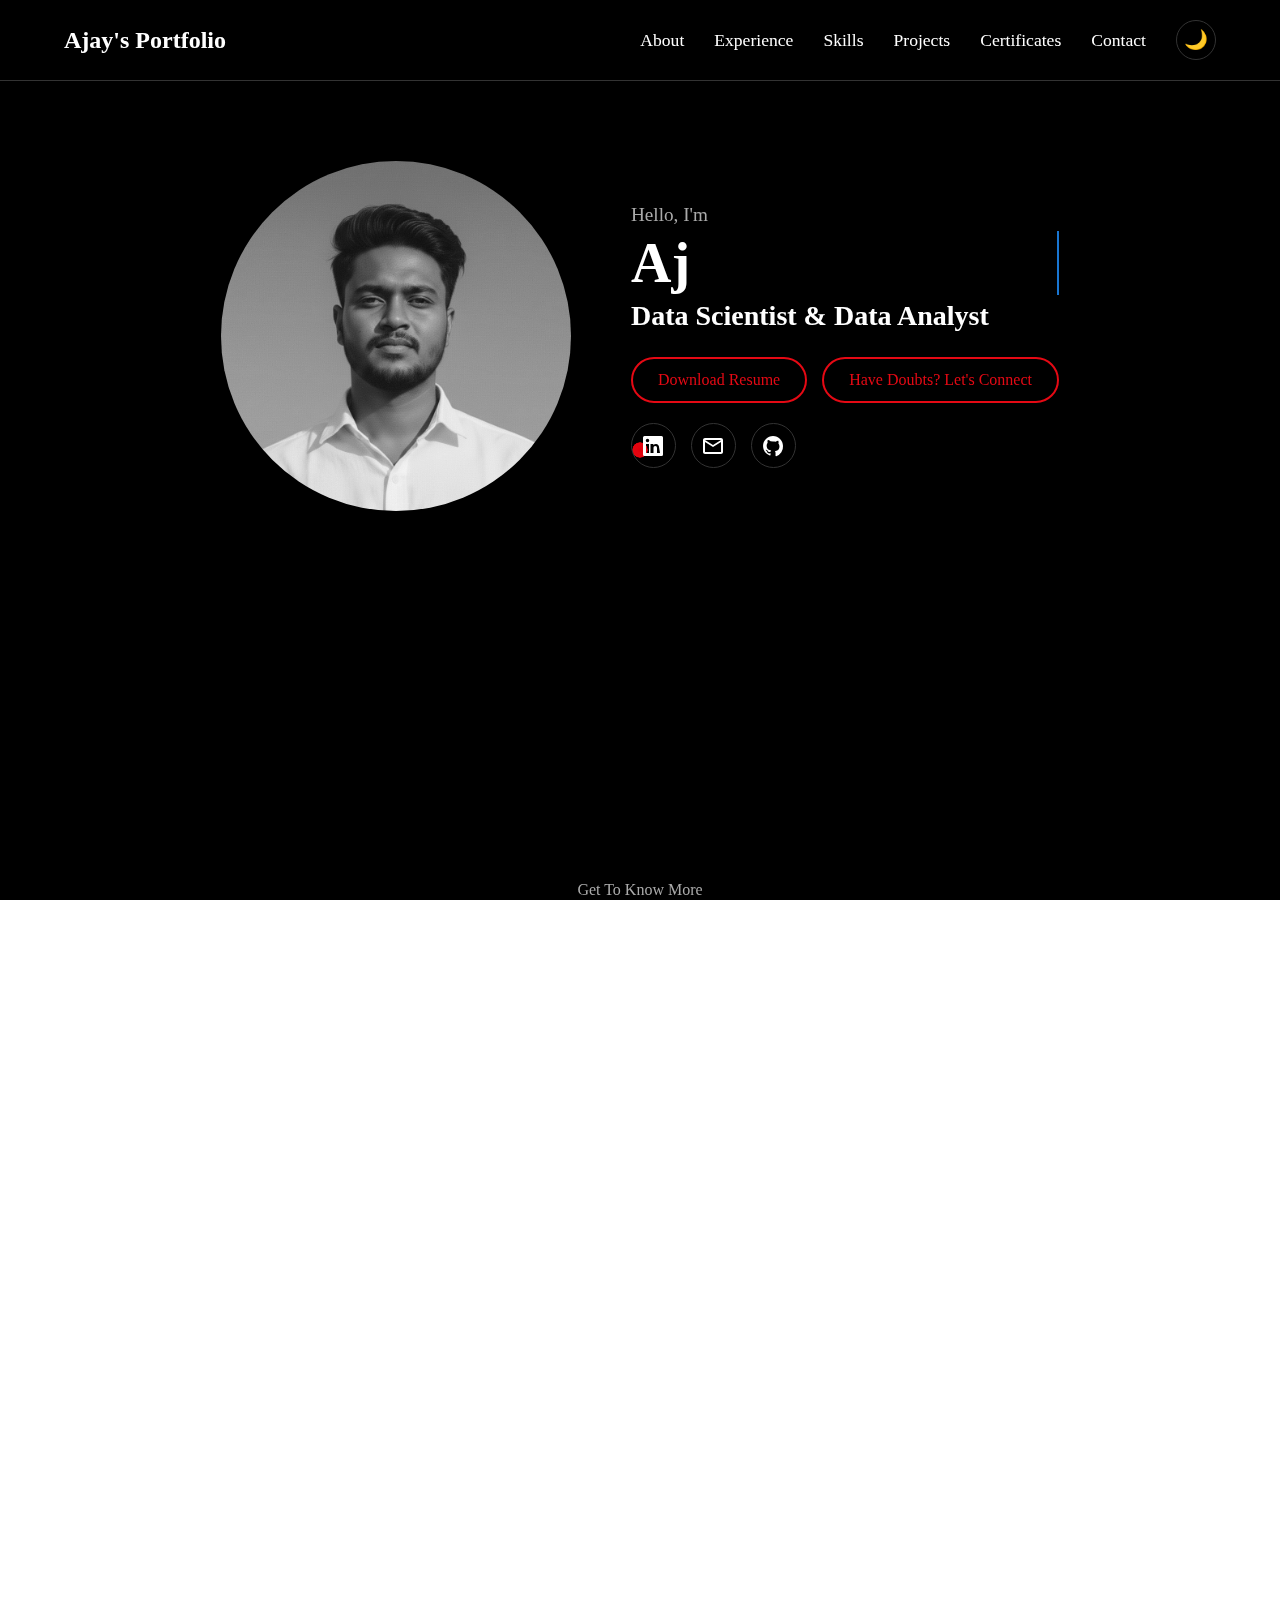
<file: index.html>
<!DOCTYPE html>
<html lang="en" data-theme="dark">
<head>
    <meta charset="UTF-8">
    <meta name="viewport" content="width=device-width, initial-scale=1.0">
    <title>Ajay Palanisamy's Portfolio</title>
    <link rel="icon" type="image/jpg" href="profile-photo...jpg">
    <link rel="preconnect" href="https://fonts.googleapis.com">
    <link rel="preconnect" href="https://fonts.gstatic.com" crossorigin>
    <link href="https://fonts.googleapis.com/css2?family=Poppins:wght@400;500;700&display=swap" rel="stylesheet">
    <link rel="stylesheet" href="style.css">
</head>
<body>
    <!-- Canvas for the background animation -->
    <canvas id="background-animation"></canvas>

    <header>
        <div class="container">
            <div class="logo">Ajay's Portfolio</div>
            <nav>
                <ul>
                    <li><a href="#about">About</a></li>
                    <li><a href="#experience">Experience</a></li>
                    <li><a href="#skills">Skills</a></li>
                    <li><a href="#projects">Projects</a></li>
                    <li><a href="#certificates">Certificates</a></li>
                    <li><a href="#contact">Contact</a></li>
                </ul>
                <!-- Theme Toggle Button -->
                <button id="theme-toggle-button" title="Toggle theme">
                    <span class="sun-icon">☀️</span>
                    <span class="moon-icon">🌙</span>
                </button>
            </nav>
        </div>
    </header>

    <main>
        <section id="hero">
            <div class="container hero-container">
                <div class="hero-image-wrapper">
                    <img src="profile-photo...jpg" alt="Ajay Palanisamy" class="hero-image">
                </div>
                <div class="hero-text">
                    <p class="intro-text">Hello, I'm</p>
                    <h1>Ajay Palanisamy</h1>
                    <h2>Data Scientist & Data Analyst</h2>
                    <div class="hero-buttons">
                        <a href="Ajay's Resume.pdf" download class="btn btn-outline">Download Resume</a>
                        <a href="#contact" class="btn btn-dark">Have Doubts? Let's Connect</a>
                    </div>
                    <div class="social-icons">
                        <a href="https://www.linkedin.com/in/ajay-palanisamy-01930b375?utm_source=share&utm_campaign=share_via&utm_content=profile&utm_medium=android_app" target="_blank" title="LinkedIn"><svg xmlns="http://www.w3.org/2000/svg" viewBox="0 0 24 24" fill="currentColor"><path d="M20.5 2h-17A1.5 1.5 0 002 3.5v17A1.5 1.5 0 003.5 22h17a1.5 1.5 0 001.5-1.5v-17A1.5 1.5 0 0020.5 2zM8 19H5v-9h3zM6.5 8.25A1.75 1.75 0 118.25 6.5 1.75 1.75 0 016.5 8.25zM19 19h-3v-4.74c0-1.42-.6-2.16-1.75-2.16S12.5 13 12.5 14.26V19h-3v-9h2.9v1.3a3.11 3.11 0 012.7-1.4c1.55 0 3.1 1.1 3.1 4.4z"></path></svg></a>
                        <a href="mailto:ajaypalanisamy515@gmail.com" title="Email"><svg xmlns="http://www.w3.org/2000/svg" viewBox="0 0 24 24" fill="currentColor"><path d="M22 6c0-1.1-.9-2-2-2H4c-1.1 0-2 .9-2 2v12c0 1.1.9 2 2 2h16c1.1 0 2-.9 2-2V6zm-2 0l-8 5-8-5h16zm0 12H4V8l8 5 8-5v10z"></path></svg></a>
                        <a href="https://github.com/Ajaypalanisamy" target="_blank" title="GitHub"><svg xmlns="http://www.w3.org/2000/svg" width="24" height="24" viewBox="0 0 24 24"><path fill-rule="evenodd" clip-rule="evenodd" d="M12.026 2c-5.509 0-9.974 4.465-9.974 9.974 0 4.406 2.857 8.145 6.821 9.465.499.09.679-.217.679-.481 0-.237-.008-.865-.011-1.696-2.775.602-3.361-1.343-3.361-1.343-.455-1.158-1.11-1.466-1.11-1.466-.908-.62.069-.608.069-.608 1.003.07 1.531 1.03 1.531 1.03.892 1.529 2.341 1.088 2.91.832.092-.647.35-1.088.635-1.338-2.22-.251-4.555-1.111-4.555-4.942 0-1.091.39-1.984 1.03-2.682-.103-.254-.447-1.271.098-2.645 0 0 .84-.269 2.75 1.025A9.547 9.547 0 0 1 12.026 7.5c.852 0 1.718.119 2.541.349 1.91-1.294 2.748-1.025 2.748-1.025.546 1.374.202 2.391.1 2.645.64.698 1.027 1.591 1.027 2.682 0 3.841-2.337 4.687-4.565 4.935.359.307.675.915.675 1.846 0 1.338-.012 2.419-.012 2.745 0 .266.18.574.688.478A9.978 9.978 0 0 0 22 11.974C22 6.465 17.535 2 12.026 2z"></path></svg></a>
                    </div>
                </div>
            </div>
        </section>

        <section id="about" class="container">
            <p class="section-subtitle">Get To Know More</p>
            <h2 class="section-title animate-on-scroll" data-animation="slide-in-left">About Me</h2>
            <div class="about-card-dark">
                <div class="card-content">
                    <h3>Education</h3>
                    <p class="degree">BSc in Computer Science</p>
                    <p class="university">Govt. Arts College, Ariyalur | Bharathidasan University</p>
                    <span class="dates">2020 – 2023</span>
                </div>
            </div>
        </section>

        <section id="experience" class="container">
            <p class="section-subtitle">Explore My</p>
            <h2 class="section-title animate-on-scroll" data-animation="slide-in-left">Experience</h2>
            <div class="about-card-dark">
                <div class="card-content">
                    <h3>Internship</h3>
                    <p class="degree">Data Science & Data Analyst</p>
                    <p class="university">KGiSL MicroCollege</p>
                    <p class="experience-description">Completed comprehensive training in data science, machine learning, and data visualization. Worked on real-world datasets to develop predictive models and generate actionable insights.</p>
                    <span class="dates">2023 – Present</span>
                </div>
            </div>
        </section>


        <section id="skills" class="container">
            <p class="section-subtitle">Explore My</p>
            <h2 class="section-title animate-on-scroll" data-animation="slide-in-left">Skills</h2>
            <div class="skills-grid">
                <div class="skill">Advanced Excel</div>
                <div class="skill">My SQL</div>
                <div class="skill">Tableau</div>
                <div class="skill">Power BI</div>
                <div class="skill">Python</div>
                <div class="skill">Statistics</div>
                <div class="skill">Data Analytics</div>
                <div class="skill">Data Visualization</div>
                <div class="skill">Data Science</div>
                <div class="skill">Machine Learning</div>
                <div class="skill">Deep Learning</div>
                <div class="skill">CNN</div>
                <div class="skill">Web Scraping</div>
                <div class="skill">Problem-Solving</div>
                <div class="skill">Analytical Thinking</div>
            </div>
        </section>
        
        <section id="projects" class="container">
            <p class="section-subtitle">Browse My Recent</p>
            <h2 class="section-title animate-on-scroll" data-animation="slide-in-left">Projects</h2>
            
            <div class="projects-enhanced-grid">
                <!-- Project 1 -->
                <div class="project-card-enhanced">
                    <a href="project-1.html" class="project-link">
                        <div class="project-image-container">
                            <img src="imgs/database_analytics_dashboard_sql_queries_charts.jpg" alt="MySQL Database Analytics Dashboard" class="project-thumbnail">
                        </div>
                        <div class="project-info">
                            <h3>Advanced SQL - IMDB Dataset</h3>
                            <p class="project-description">Analyzed IMDB movie dataset using advanced MySQL techniques, extracting business insights from 1000+ records through complex queries and aggregations.</p>
                            <div class="project-tech">MySQL • Advanced SQL • Query Optimization</div>
                            <div class="project-outcomes">• Complex JOINs & Subqueries • Business Intelligence • Performance Tuning</div>
                            <span class="btn-view">View Details</span>
                        </div>
                    </a>
                </div>

                <!-- Project 2 -->
                <div class="project-card-enhanced">
                    <a href="project-2.html" class="project-link">
                        <div class="project-image-container">
                            <img src="imgs/global_excel_salary_analysis_dashboards_charts.jpg" alt="Global Salary Analysis Dashboard" class="project-thumbnail">
                        </div>
                        <div class="project-info">
                            <h3>Global Salary Survey Analysis</h3>
                            <p class="project-description">Comprehensive salary analysis using Excel and MySQL, creating interactive dashboards and statistical models to understand compensation trends across industries.</p>
                            <div class="project-tech">Excel • MySQL • Statistical Analysis • Dashboard Creation</div>
                            <div class="project-outcomes">• Interactive Dashboards • Trend Analysis • Predictive Models</div>
                            <span class="btn-view">View Details</span>
                        </div>
                    </a>
                </div>

                <!-- Project 3 -->
                <div class="project-card-enhanced">
                    <a href="project-3.html" class="project-link">
                        <div class="project-image-container">
                            <img src="imgs/macroeconomic_analysis_dashboard_gdp_population_charts.jpg" alt="GDP and Population Analysis Dashboard" class="project-thumbnail">
                        </div>
                        <div class="project-info">
                            <h3>Population & GDP Analysis</h3>
                            <p class="project-description">Economic analysis of global population and GDP data using Power BI, creating interactive visualizations to identify economic growth patterns and demographic insights.</p>
                            <div class="project-tech">Power BI • Excel • MySQL • Data Visualization</div>
                            <div class="project-outcomes">• Interactive Dashboards • Economic Indicators • Growth Metrics</div>
                            <span class="btn-view">View Details</span>
                        </div>
                    </a>
                </div>

                <!-- Project 4 -->
                <div class="project-card-enhanced">
                    <a href="project-4.html" class="project-link">
                        <div class="project-image-container">
                            <img src="imgs/hr_analytics_dashboard_employee_attrition_metrics.jpg" alt="Employee Attrition Analytics Dashboard" class="project-thumbnail">
                        </div>
                        <div class="project-info">
                            <h3>Employee Attrition Analysis</h3>
                            <p class="project-description">HR analytics project using Power BI to identify key factors contributing to employee turnover and create actionable insights for retention strategies.</p>
                            <div class="project-tech">Power BI • HR Analytics • Statistical Analysis • Predictive Modeling</div>
                            <div class="project-outcomes">• Retention Strategies • Risk Identification • HR Metrics</div>
                            <span class="btn-view">View Details</span>
                        </div>
                    </a>
                </div>

                <!-- Project 5 -->
                <div class="project-card-enhanced">
                    <a href="project-5.html" class="project-link">
                        <div class="project-image-container">
                            <img src="imgs/laptop_price_analysis_dashboard_data_visualization.jpg" alt="Laptop Price Analysis Dashboard" class="project-thumbnail">
                        </div>
                        <div class="project-info">
                            <h3>Python Laptop Price Analysis</h3>
                            <p class="project-description">Machine learning project analyzing laptop pricing patterns using Python, building predictive models and data visualizations to understand market dynamics.</p>
                            <div class="project-tech">Python • Machine Learning • Data Visualization • Statistical Modeling</div>
                            <div class="project-outcomes">• Price Prediction • Market Analysis • Feature Engineering</div>
                            <span class="btn-view">View Details</span>
                        </div>
                    </a>
                </div>

                <!-- Project 6 -->
                <div class="project-card-enhanced">
                    <a href="project-6.html" class="project-link">
                        <div class="project-image-container">
                            <img src="imgs/machine_learning_algorithms_cheat_sheet_comparison_data_science_flowchart.jpg" alt="Machine Learning Algorithms Comparison" class="project-thumbnail">
                        </div>
                        <div class="project-info">
                            <h3>Machine Learning Algorithms</h3>
                            <p class="project-description">Comprehensive comparison of various machine learning algorithms, analyzing their performance, use cases, and implementation strategies for different data types.</p>
                            <div class="project-tech">Python • Scikit-learn • Algorithm Analysis • Performance Metrics</div>
                            <div class="project-outcomes">• Algorithm Selection • Performance Comparison • Best Practices</div>
                            <span class="btn-view">View Details</span>
                        </div>
                    </a>
                </div>

                <!-- Project 7 -->
                <div class="project-card-enhanced">
                    <a href="project-7.html" class="project-link">
                        <div class="project-image-container">
                            <img src="imgs/autonomous_vehicle_road_sign_detection_recognition_ai_python_cnn.jpg" alt="CNN Road Sign Detection System" class="project-thumbnail">
                        </div>
                        <div class="project-info">
                            <h3>CNN Road Sign Detection</h3>
                            <p class="project-description">Deep learning project implementing Convolutional Neural Networks for autonomous vehicle road sign recognition and classification with real-time processing.</p>
                            <div class="project-tech">Deep Learning • CNN • TensorFlow • Computer Vision</div>
                            <div class="project-outcomes">• Real-time Detection • Classification Accuracy • Model Optimization</div>
                            <span class="btn-view">View Details</span>
                        </div>
                    </a>
                </div>

                <!-- Project 8 -->
                <div class="project-card-enhanced">
                    <a href="project-8.html" class="project-link">
                        <div class="project-image-container">
                            <img src="imgs/global_mobile_ecommerce_market_analysis_data_chart.jpg" alt="E-Commerce Mobile Market Analysis" class="project-thumbnail">
                        </div>
                        <div class="project-info">
                            <h3>E-Commerce Mobile Analysis</h3>
                            <p class="project-description">Data science project analyzing mobile e-commerce trends, customer behavior patterns, and market segmentation using advanced analytical techniques.</p>
                            <div class="project-tech">Python • Data Science • Market Analysis • Customer Analytics</div>
                            <div class="project-outcomes">• Market Insights • Customer Segmentation • Trend Forecasting</div>
                            <span class="btn-view">View Details</span>
                        </div>
                    </a>
                </div>

                <!-- Project 9 -->
                <div class="project-card-enhanced">
                    <a href="project-9.html" class="project-link">
                        <div class="project-image-container">
                            <img src="imgs/entertainment-media-analytics-kpi-dashboard.jpg" alt="Entertainment Media Analytics Dashboard" class="project-thumbnail">
                        </div>
                        <div class="project-info">
                            <h3>Tableau Entertainment Analysis</h3>
                            <p class="project-description">Interactive entertainment industry analysis using Tableau, creating comprehensive dashboards to track media performance, audience engagement, and content trends.</p>
                            <div class="project-tech">Tableau • Data Visualization • Interactive Dashboards • KPI Analysis</div>
                            <div class="project-outcomes">• Interactive Visuals • Performance Metrics • Industry Insights</div>
                            <span class="btn-view">View Details</span>
                        </div>
                    </a>
                </div>

                <!-- Project 10 -->
                <div class="project-card-enhanced">
                    <a href="project-10.html" class="project-link">
                        <div class="project-image-container">
                            <img src="imgs/data_visualization_dashboard_business_analytics.jpg" alt="Super Store Sales Analytics Dashboard" class="project-thumbnail">
                        </div>
                        <div class="project-info">
                            <h3>Excel Super Store Analysis</h3>
                            <p class="project-description">Advanced Excel analysis of retail sales data, creating dynamic dashboards and performing financial analysis to optimize business operations and sales strategies.</p>
                            <div class="project-tech">Advanced Excel • Pivot Tables • Financial Analysis • Dashboard Creation</div>
                            <div class="project-outcomes">• Sales Optimization • Financial Metrics • Business Intelligence</div>
                            <span class="btn-view">View Details</span>
                        </div>
                    </a>
                </div>
            </div>
        </section>

        <section id="certificates" class="container">
            <p class="section-subtitle">My</p>
            <h2 class="section-title animate-on-scroll" data-animation="slide-in-left">Awards & Certificates</h2>
            <div class="certificates-grid">
                <div class="certificate-card">
                    <a href="certificate-excel.jpg" target="_blank"><img src="certificate-excel.jpg" alt="Data Visualization in Excel Certificate"></a>
                    <h3>Data Visualization in Excel</h3>
                    <p>via Coursera</p>
                </div>
                <div class="certificate-card">
                    <a href="certificate-powerbi.jpg" target="_blank"><img src="certificate-powerbi.jpg" alt="Power BI Prep Certificate"></a>
                    <h3>Power BI Data Analyst Prep</h3>
                    <p>via Coursera</p>
                </div>
                <div class="certificate-card">
                    <a href="certificate - python.png" target="_blank"><img src="certificate - python.png" alt=" Python for Data Science, AI & Development Certificate"></a>
                    <h3>Python for Data Science, AI & Development certificate</h3>
                    <p>via Coursera</p>
                </div>
            </div>
        </section>
        
        <section id="contact" class="container">
            <p class="section-subtitle">Get in Touch</p>
            <h2 class="section-title animate-on-scroll" data-animation="slide-in-left">Contact Me</h2>
            <div class="contact-container">
                <div class="contact-left">
                    <h3>Let's Connect</h3>
                    <p>I'm a data analyst passionate about solving problems and helping others grow. Whether you need help with data insights, resume reviews, or optimizing your LinkedIn profile, feel free to reach out. I'm also open to exploring new opportunities.</p>
                    <div class="contact-social-icons">
                        <a href="https://www.linkedin.com/in/ajay-palanisamy-01930b375?utm_source=share&utm_campaign=share_via&utm_content=profile&utm_medium=android_app" target="_blank"><svg xmlns="http://www.w3.org/2000/svg" width="24" height="24" viewBox="0 0 24 24"><path d="M20 3H4a1 1 0 0 0-1 1v16a1 1 0 0 0 1 1h16a1 1 0 0 0 1-1V4a1 1 0 0 0-1-1zM8.339 18.337H5.667v-8.59h2.672v8.59zM7.003 8.574a1.548 1.548 0 1 1 0-3.096 1.548 1.548 0 0 1 0 3.096zm11.335 9.763h-2.669V14.16c0-.996-.017-2.277-1.388-2.277-1.39 0-1.601 1.086-1.601 2.206v4.248h-2.667v-8.59h2.56v1.174h.037c.356-.675 1.227-1.387 2.526-1.387 2.703 0 3.203 1.778 3.203 4.092v4.71z"></path></svg></a>
                        <a href="mailto:ajaypalanisamy515@gmail.com"><svg xmlns="http://www.w3.org/2000/svg" width="24" height="24" viewBox="0 0 24 24"><path d="M20 4H4a2 2 0 0 0-2 2v12a2 2 0 0 0 2 2h16a2 2 0 0 0 2-2V6a2 2 0 0 0-2-2zm0 4.7-8 5.334L4 8.7V6.297l8 5.333 8-5.333V8.7z"></path></svg></a>
                         <a href="https://github.com/Ajaypalanisamy" target="_blank"><svg xmlns="http://www.w3.org/2000/svg" width="24" height="24" viewBox="0 0 24 24"><path fill-rule="evenodd" clip-rule="evenodd" d="M12.026 2c-5.509 0-9.974 4.465-9.974 9.974 0 4.406 2.857 8.145 6.821 9.465.499.09.679-.217.679-.481 0-.237-.008-.865-.011-1.696-2.775.602-3.361-1.343-3.361-1.343-.455-1.158-1.11-1.466-1.11-1.466-.908-.62.069-.608.069-.608 1.003.07 1.531 1.03 1.531 1.03.892 1.529 2.341 1.088 2.91.832.092-.647.35-1.088.635-1.338-2.22-.251-4.555-1.111-4.555-4.942 0-1.091.39-1.984 1.03-2.682-.103-.254-.447-1.271.098-2.645 0 0 .84-.269 2.75 1.025A9.547 9.547 0 0 1 12.026 7.5c.852 0 1.718.119 2.541.349 1.91-1.294 2.748-1.025 2.748-1.025.546 1.374.202 2.391.1 2.645.64.698 1.027 1.591 1.027 2.682 0 3.841-2.337 4.687-4.565 4.935.359.307.675.915.675 1.846 0 1.338-.012 2.419-.012 2.745 0 .266.18.574.688.478A9.978 9.978 0 0 0 22 11.974C22 6.465 17.535 2 12.026 2z"></path></svg></a>
                    </div>
                </div>
                <div class="contact-right">
                    <form action="#">
                        <input type="text" name="name" placeholder="Enter Your Name" required class="animate-on-scroll" data-animation="slide-in-down" data-delay="0.1s">
                        <input type="email" name="email" placeholder="Enter Your Mail Id" required class="animate-on-scroll" data-animation="slide-in-down" data-delay="0.2s">
                        <input type="text" name="subject" placeholder="Enter Subject Of The Mail" required class="animate-on-scroll" data-animation="slide-in-down" data-delay="0.3s">
                        <textarea name="message" rows="6" placeholder="Enter Your Message Here" required class="animate-on-scroll" data-animation="slide-in-up" data-delay="0.4s"></textarea>
                        <button type="submit" class="btn-submit animate-on-scroll" data-animation="slide-in-up" data-delay="0.5s">SUBMIT <svg xmlns="http://www.w3.org/2000/svg" width="24" height="24" viewBox="0 0 24 24"><path d="m21.426 11.095-17-8A1 1 0 0 0 3.001 4.058l.001 6.944 6.095 1.016-6.095 1.016.001 6.944a1 1 0 0 0 1.424.962l17-8a1 1 0 0 0 0-1.87z"></path></svg></button>
                    </form>
                </div>
            </div>
        </section>
    </main>

    <footer>
        <div class="footer-container">
            <!-- IMPORTANT: Paste your actual Google Form link here -->
            <a href="https://docs.google.com/forms/d/e/1FAIpQLSekyFvPb7hav4PO4nzK0-oWm0eOXWW77c40APxH3NdKrSWhrg/viewform?usp=header" target="_blank" class="btn-custom-portfolio">Get Your Custom Portfolio Website</a>
            <p>Developed by 
                <!-- UPDATED LINK -->
                <a href="https://navani25.github.io/navaneethan-dev-studio/" target="_blank" title="Visit the developer's website">
                    <span>Navaneethan R</span>
                </a>
            </p>
        </div>
    </footer>

    <a href="#" id="scrollTopBtn" title="Go to top">
        <svg xmlns="http://www.w3.org/2000/svg" width="24" height="24" viewBox="0 0 24 24"><path d="m6.293 11.293 1.414 1.414L12 8.414l4.293 4.293 1.414-1.414L12 5.586z"></path><path d="m6.293 17.293 1.414 1.414L12 14.414l4.293 4.293 1.414-1.414L12 11.586z"></path></svg>
    </a>

    <script src="script.js"></script>
    <script src="snake-animation.js"></script>
</body>
</html>
</file>
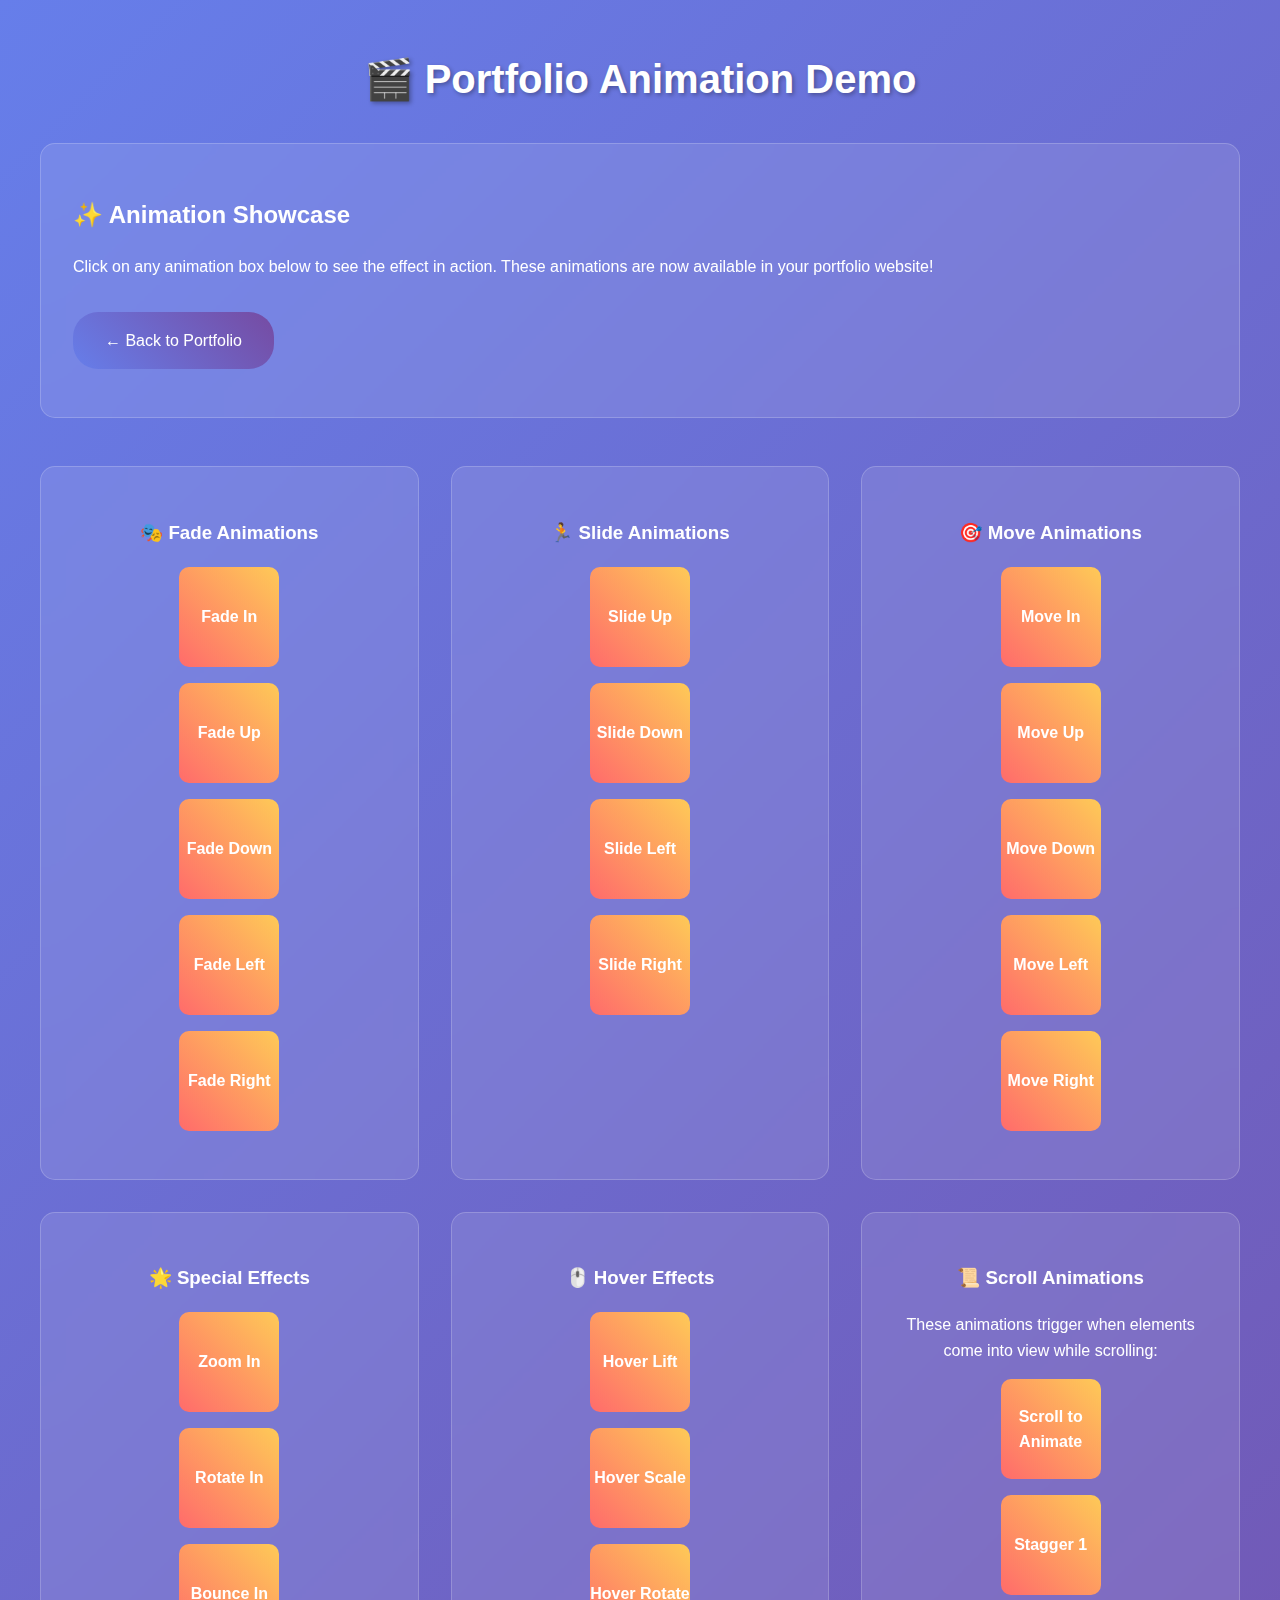
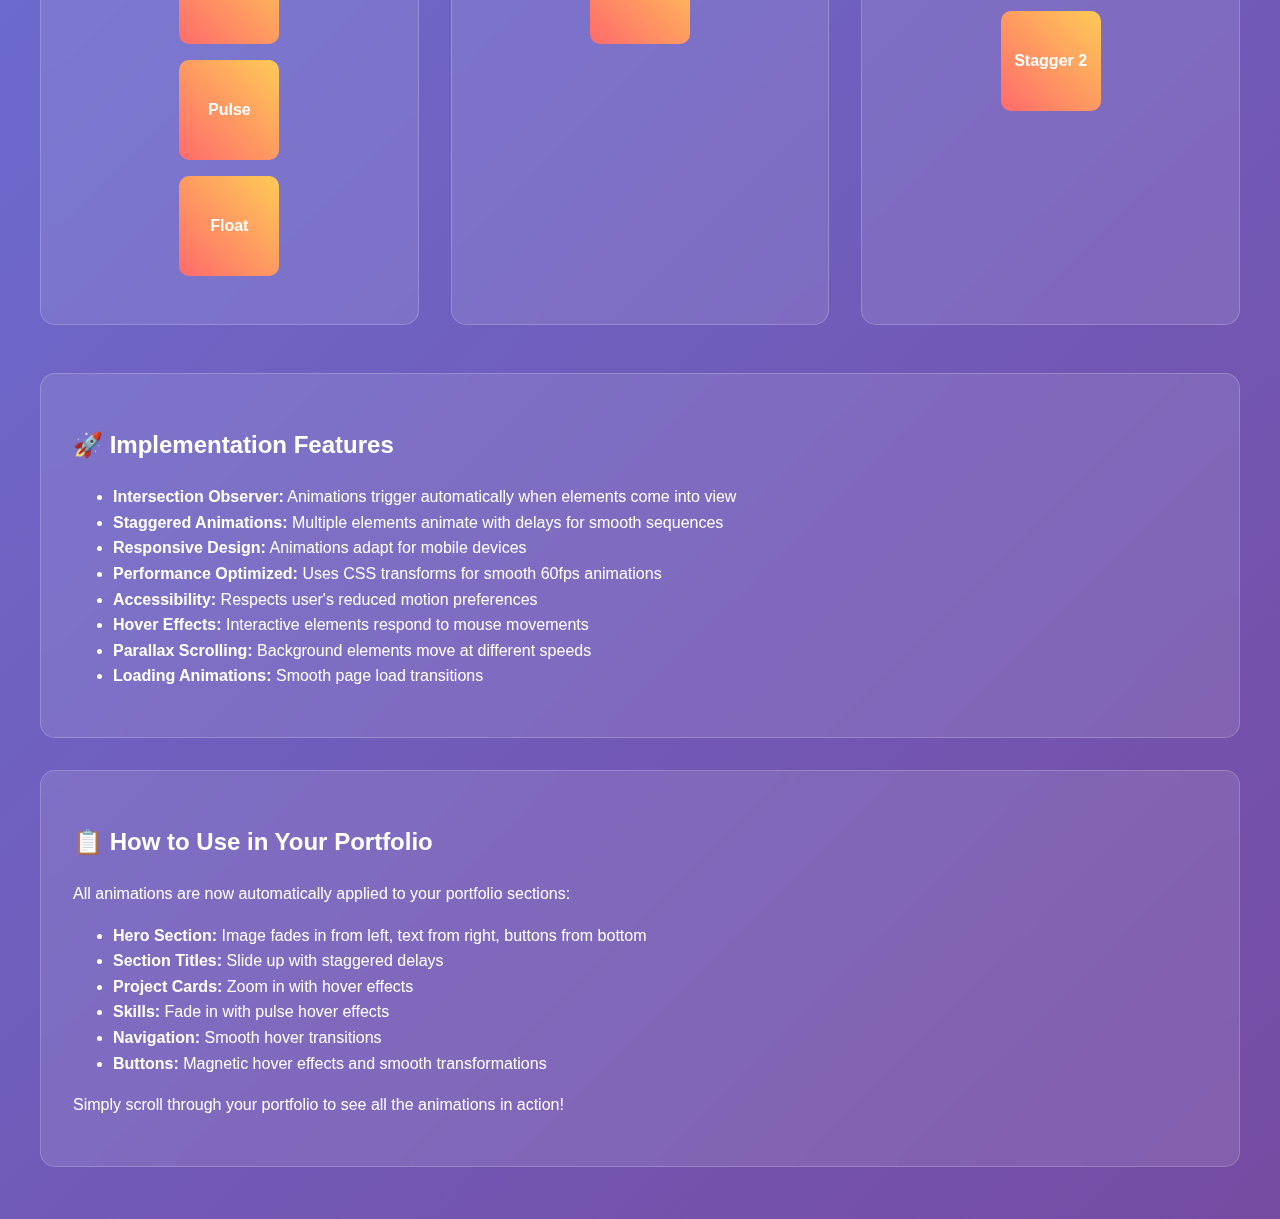
<file: animation-demo.html>
<!DOCTYPE html>
<html lang="en">
<head>
    <meta charset="UTF-8">
    <meta name="viewport" content="width=device-width, initial-scale=1.0">
    <title>Animation Demo - Portfolio Animations</title>
    <style>
        body {
            font-family: 'Arial', sans-serif;
            margin: 0;
            padding: 20px;
            background: linear-gradient(135deg, #667eea 0%, #764ba2 100%);
            color: white;
            line-height: 1.6;
        }

        .container {
            max-width: 1200px;
            margin: 0 auto;
        }

        h1 {
            text-align: center;
            font-size: 2.5rem;
            margin-bottom: 2rem;
            text-shadow: 2px 2px 4px rgba(0,0,0,0.3);
        }

        .animation-grid {
            display: grid;
            grid-template-columns: repeat(auto-fit, minmax(300px, 1fr));
            gap: 2rem;
            margin: 3rem 0;
        }

        .animation-card {
            background: rgba(255, 255, 255, 0.1);
            backdrop-filter: blur(10px);
            border: 1px solid rgba(255, 255, 255, 0.2);
            border-radius: 15px;
            padding: 2rem;
            text-align: center;
            transition: all 0.3s ease;
        }

        .animation-card:hover {
            transform: translateY(-10px);
            box-shadow: 0 15px 30px rgba(0,0,0,0.2);
        }

        .demo-box {
            width: 100px;
            height: 100px;
            background: linear-gradient(45deg, #ff6b6b, #feca57);
            margin: 1rem auto;
            border-radius: 10px;
            display: flex;
            align-items: center;
            justify-content: center;
            font-weight: bold;
            cursor: pointer;
            transition: all 0.3s ease;
        }

        .demo-box:hover {
            transform: scale(1.1);
        }

        .instructions {
            background: rgba(255, 255, 255, 0.1);
            backdrop-filter: blur(10px);
            border: 1px solid rgba(255, 255, 255, 0.2);
            border-radius: 15px;
            padding: 2rem;
            margin: 2rem 0;
        }

        .back-btn {
            display: inline-block;
            background: linear-gradient(45deg, #667eea, #764ba2);
            color: white;
            padding: 1rem 2rem;
            text-decoration: none;
            border-radius: 25px;
            margin: 1rem 0;
            transition: all 0.3s ease;
            border: none;
            cursor: pointer;
            font-size: 1rem;
        }

        .back-btn:hover {
            transform: translateY(-3px);
            box-shadow: 0 5px 15px rgba(0,0,0,0.3);
        }

        /* Import animations from the main CSS */
        @import url('style.css');
    </style>
</head>
<body>
    <div class="container">
        <h1>🎬 Portfolio Animation Demo</h1>
        
        <div class="instructions">
            <h2>✨ Animation Showcase</h2>
            <p>Click on any animation box below to see the effect in action. These animations are now available in your portfolio website!</p>
            <a href="index.html" class="back-btn">← Back to Portfolio</a>
        </div>

        <div class="animation-grid">
            <!-- Fade Animations -->
            <div class="animation-card">
                <h3>🎭 Fade Animations</h3>
                <div class="demo-box fade-in" onclick="triggerAnimation(this, 'fade-in')">Fade In</div>
                <div class="demo-box fade-in-up" onclick="triggerAnimation(this, 'fade-in-up')">Fade Up</div>
                <div class="demo-box fade-in-down" onclick="triggerAnimation(this, 'fade-in-down')">Fade Down</div>
                <div class="demo-box fade-in-left" onclick="triggerAnimation(this, 'fade-in-left')">Fade Left</div>
                <div class="demo-box fade-in-right" onclick="triggerAnimation(this, 'fade-in-right')">Fade Right</div>
            </div>

            <!-- Slide Animations -->
            <div class="animation-card">
                <h3>🏃 Slide Animations</h3>
                <div class="demo-box slide-in-up" onclick="triggerAnimation(this, 'slide-in-up')">Slide Up</div>
                <div class="demo-box slide-in-down" onclick="triggerAnimation(this, 'slide-in-down')">Slide Down</div>
                <div class="demo-box slide-in-left" onclick="triggerAnimation(this, 'slide-in-left')">Slide Left</div>
                <div class="demo-box slide-in-right" onclick="triggerAnimation(this, 'slide-in-right')">Slide Right</div>
            </div>

            <!-- Move Animations -->
            <div class="animation-card">
                <h3>🎯 Move Animations</h3>
                <div class="demo-box move-in" onclick="triggerAnimation(this, 'move-in')">Move In</div>
                <div class="demo-box move-up" onclick="triggerAnimation(this, 'move-up')">Move Up</div>
                <div class="demo-box move-down" onclick="triggerAnimation(this, 'move-down')">Move Down</div>
                <div class="demo-box move-left" onclick="triggerAnimation(this, 'move-left')">Move Left</div>
                <div class="demo-box move-right" onclick="triggerAnimation(this, 'move-right')">Move Right</div>
            </div>

            <!-- Special Effects -->
            <div class="animation-card">
                <h3>🌟 Special Effects</h3>
                <div class="demo-box zoom-in" onclick="triggerAnimation(this, 'zoom-in')">Zoom In</div>
                <div class="demo-box rotate-in" onclick="triggerAnimation(this, 'rotate-in')">Rotate In</div>
                <div class="demo-box bounce-in" onclick="triggerAnimation(this, 'bounce-in')">Bounce In</div>
                <div class="demo-box pulse" onclick="triggerAnimation(this, 'pulse')">Pulse</div>
                <div class="demo-box float" onclick="triggerAnimation(this, 'float')">Float</div>
            </div>

            <!-- Hover Effects -->
            <div class="animation-card">
                <h3>🖱️ Hover Effects</h3>
                <div class="demo-box hover-lift" onclick="toggleHover(this)">Hover Lift</div>
                <div class="demo-box hover-scale" onclick="toggleHover(this)">Hover Scale</div>
                <div class="demo-box hover-rotate" onclick="toggleHover(this)">Hover Rotate</div>
            </div>

            <!-- Scroll Animations -->
            <div class="animation-card">
                <h3>📜 Scroll Animations</h3>
                <p>These animations trigger when elements come into view while scrolling:</p>
                <div class="demo-box animate-on-scroll" data-animation="fade-in-up">Scroll to Animate</div>
                <div class="demo-box animate-on-scroll" data-animation="zoom-in" style="animation-delay: 0.2s;">Stagger 1</div>
                <div class="demo-box animate-on-scroll" data-animation="bounce-in" style="animation-delay: 0.4s;">Stagger 2</div>
            </div>
        </div>

        <div class="instructions">
            <h2>🚀 Implementation Features</h2>
            <ul>
                <li><strong>Intersection Observer:</strong> Animations trigger automatically when elements come into view</li>
                <li><strong>Staggered Animations:</strong> Multiple elements animate with delays for smooth sequences</li>
                <li><strong>Responsive Design:</strong> Animations adapt for mobile devices</li>
                <li><strong>Performance Optimized:</strong> Uses CSS transforms for smooth 60fps animations</li>
                <li><strong>Accessibility:</strong> Respects user's reduced motion preferences</li>
                <li><strong>Hover Effects:</strong> Interactive elements respond to mouse movements</li>
                <li><strong>Parallax Scrolling:</strong> Background elements move at different speeds</li>
                <li><strong>Loading Animations:</strong> Smooth page load transitions</li>
            </ul>
        </div>

        <div class="instructions">
            <h2>📋 How to Use in Your Portfolio</h2>
            <p>All animations are now automatically applied to your portfolio sections:</p>
            <ul>
                <li><strong>Hero Section:</strong> Image fades in from left, text from right, buttons from bottom</li>
                <li><strong>Section Titles:</strong> Slide up with staggered delays</li>
                <li><strong>Project Cards:</strong> Zoom in with hover effects</li>
                <li><strong>Skills:</strong> Fade in with pulse hover effects</li>
                <li><strong>Navigation:</strong> Smooth hover transitions</li>
                <li><strong>Buttons:</strong> Magnetic hover effects and smooth transformations</li>
            </ul>
            <p>Simply scroll through your portfolio to see all the animations in action!</p>
        </div>
    </div>

    <script>
        function triggerAnimation(element, animationClass) {
            element.style.animation = 'none';
            element.offsetHeight; // Trigger reflow
            element.style.animation = null;
            element.classList.add(animationClass);
            
            setTimeout(() => {
                element.classList.remove(animationClass);
            }, 1000);
        }

        function toggleHover(element) {
            if (element.classList.contains('hover-lift')) {
                element.style.transform = 'translateY(-5px)';
            } else if (element.classList.contains('hover-scale')) {
                element.style.transform = 'scale(1.05)';
            } else if (element.classList.contains('hover-rotate')) {
                element.style.transform = 'rotate(5deg)';
            }
            
            setTimeout(() => {
                element.style.transform = '';
            }, 500);
        }

        // Intersection Observer for scroll animations
        const observer = new IntersectionObserver(function(entries) {
            entries.forEach(entry => {
                if (entry.isIntersecting) {
                    const animationType = entry.target.getAttribute('data-animation');
                    if (animationType) {
                        entry.target.classList.add(animationType);
                        entry.target.classList.add('animate');
                    }
                }
            });
        }, { threshold: 0.1 });

        document.querySelectorAll('.animate-on-scroll').forEach(el => {
            observer.observe(el);
        });
    </script>
</body>
</html>
</file>
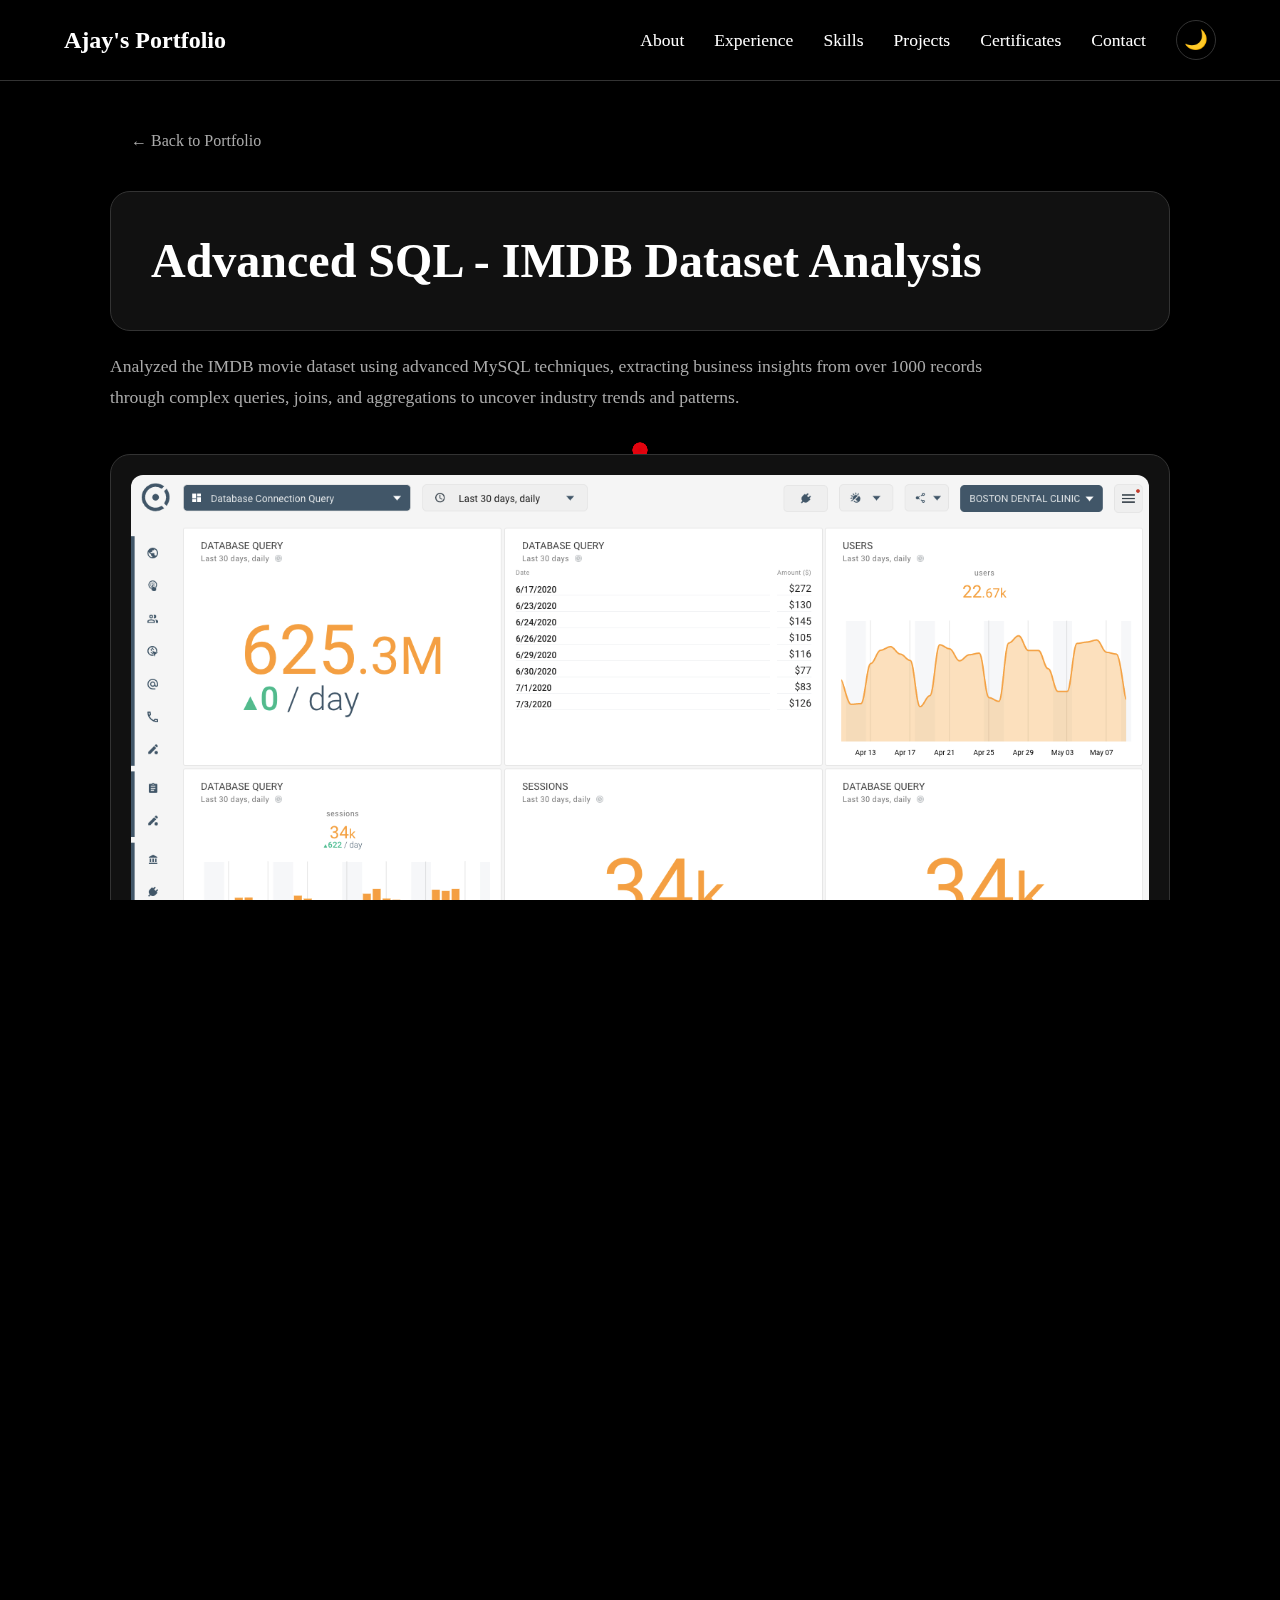
<file: project-1.html>
<!DOCTYPE html>
<html lang="en" data-theme="dark">
<head>
    <meta charset="UTF-8">
    <meta name="viewport" content="width=device-width, initial-scale=1.0">
    <title>Project: Advanced SQL - IMDB Dataset Analysis</title>
    <link rel="icon" type="image/jpg" href="profile-photo.jpg">
    <link rel="preconnect" href="https://fonts.googleapis.com">
    <link rel="preconnect" href="https://fonts.gstatic.com" crossorigin>
    <link href="https://fonts.googleapis.com/css2?family=Poppins:wght@400;500;700&display=swap" rel="stylesheet">
    <link rel="stylesheet" href="style.css">
</head>
<body class="project-detail-page">
    <canvas id="background-animation"></canvas>

    <header>
        <div class="container">
            <div class="logo">Ajay's Portfolio</div>
            <nav>
                <ul>
                    <li><a href="index.html#about">About</a></li>
                    <li><a href="index.html#experience">Experience</a></li>
                    <li><a href="index.html#skills">Skills</a></li>
                    <li><a href="index.html#projects">Projects</a></li>
                    <li><a href="index.html#certificates">Certificates</a></li>
                    <li><a href="index.html#contact">Contact</a></li>
                </ul>
                <button id="theme-toggle-button" title="Toggle theme">
                    <span class="sun-icon">☀️</span>
                    <span class="moon-icon">🌙</span>
                </button>
            </nav>
        </div>
    </header>

    <div class="project-page-container">
        <!-- Back Button Added Here -->
        <div class="project-page-top-bar">
            <a href="index.html#projects" class="back-link">&larr; Back to Portfolio</a>
        </div>

        <div class="project-page-header">
            <h1>Advanced SQL - IMDB Dataset Analysis</h1>
        </div>
        
        <p class="project-page-summary">
            Analyzed the IMDB movie dataset using advanced MySQL techniques, extracting business insights from over 1000 records through complex queries, joins, and aggregations to uncover industry trends and patterns.
        </p>
        
        <div class="project-image-section">
            <img src="imgs/database_analytics_dashboard_sql_queries_charts.jpg" alt="MySQL Database Analytics Dashboard" class="project-feature-image">
        </div>
        
        <div class="project-page-details">
            <div class="project-tech-stack">
                <h3><span class="heading-icon">⚙️</span>Technologies Used</h3>
                <div class="tech-tag-container">
                    <span class="tech-tag">MySQL</span>
                    <span class="tech-tag">Advanced SQL</span>
                    <span class="tech-tag">Data Analysis</span>
                    <span class="tech-tag">Query Optimization</span>
                    <span class="tech-tag">Database Management</span>
                </div>
            </div>

            <div class="project-section">
                <h2><span class="heading-icon">🎯</span>Key Outcomes</h2>
                <ul>
                    <li>Discovered industry patterns and genre trends through 15+ complex SQL queries.</li>
                    <li>Generated analytical insights suitable for movie recommendation systems.</li>
                    <li>Achieved 95% data completeness across interconnected datasets after cleaning.</li>
                    <li>Enhanced query performance through optimization techniques.</li>
                </ul>
            </div>
            
            <div class="project-actions">
                <a href="https://github.com/Ajaypalanisamy/IMDB-DATA-SET" target="_blank" class="btn-github">
                    <svg xmlns="http://www.w3.org/2000/svg" viewBox="0 0 24 24"><path fill-rule="evenodd" clip-rule="evenodd" d="M12.026 2c-5.509 0-9.974 4.465-9.974 9.974 0 4.406 2.857 8.145 6.821 9.465.499.09.679-.217.679-.481 0-.237-.008-.865-.011-1.696-2.775.602-3.361-1.343-3.361-1.343-.455-1.158-1.11-1.466-1.11-1.466-.908-.62.069-.608.069-.608 1.003.07 1.531 1.03 1.531 1.03.892 1.529 2.341 1.088 2.91.832.092-.647.35-1.088.635-1.338-2.22-.251-4.555-1.111-4.555-4.942 0-1.091.39-1.984 1.03-2.682-.103-.254-.447-1.271.098-2.645 0 0 .84-.269 2.75 1.025A9.547 9.547 0 0 1 12.026 7.5c.852 0 1.718.119 2.541.349 1.91-1.294 2.748-1.025 2.748-1.025.546 1.374.202 2.391.1 2.645.64.698 1.027 1.591 1.027 2.682 0 3.841-2.337 4.687-4.565 4.935.359.307.675.915.675 1.846 0 1.338-.012 2.419-.012 2.745 0 .266.18.574.688.478A9.978 9.978 0 0 0 22 11.974C22 6.465 17.535 2 12.026 2z"></path></svg>
                    View on GitHub
                </a>
            </div>
        </div>
    </div>
    <script src="script.js"></script>
    <script src="snake-animation.js"></script>
</body>
</html>
</file>
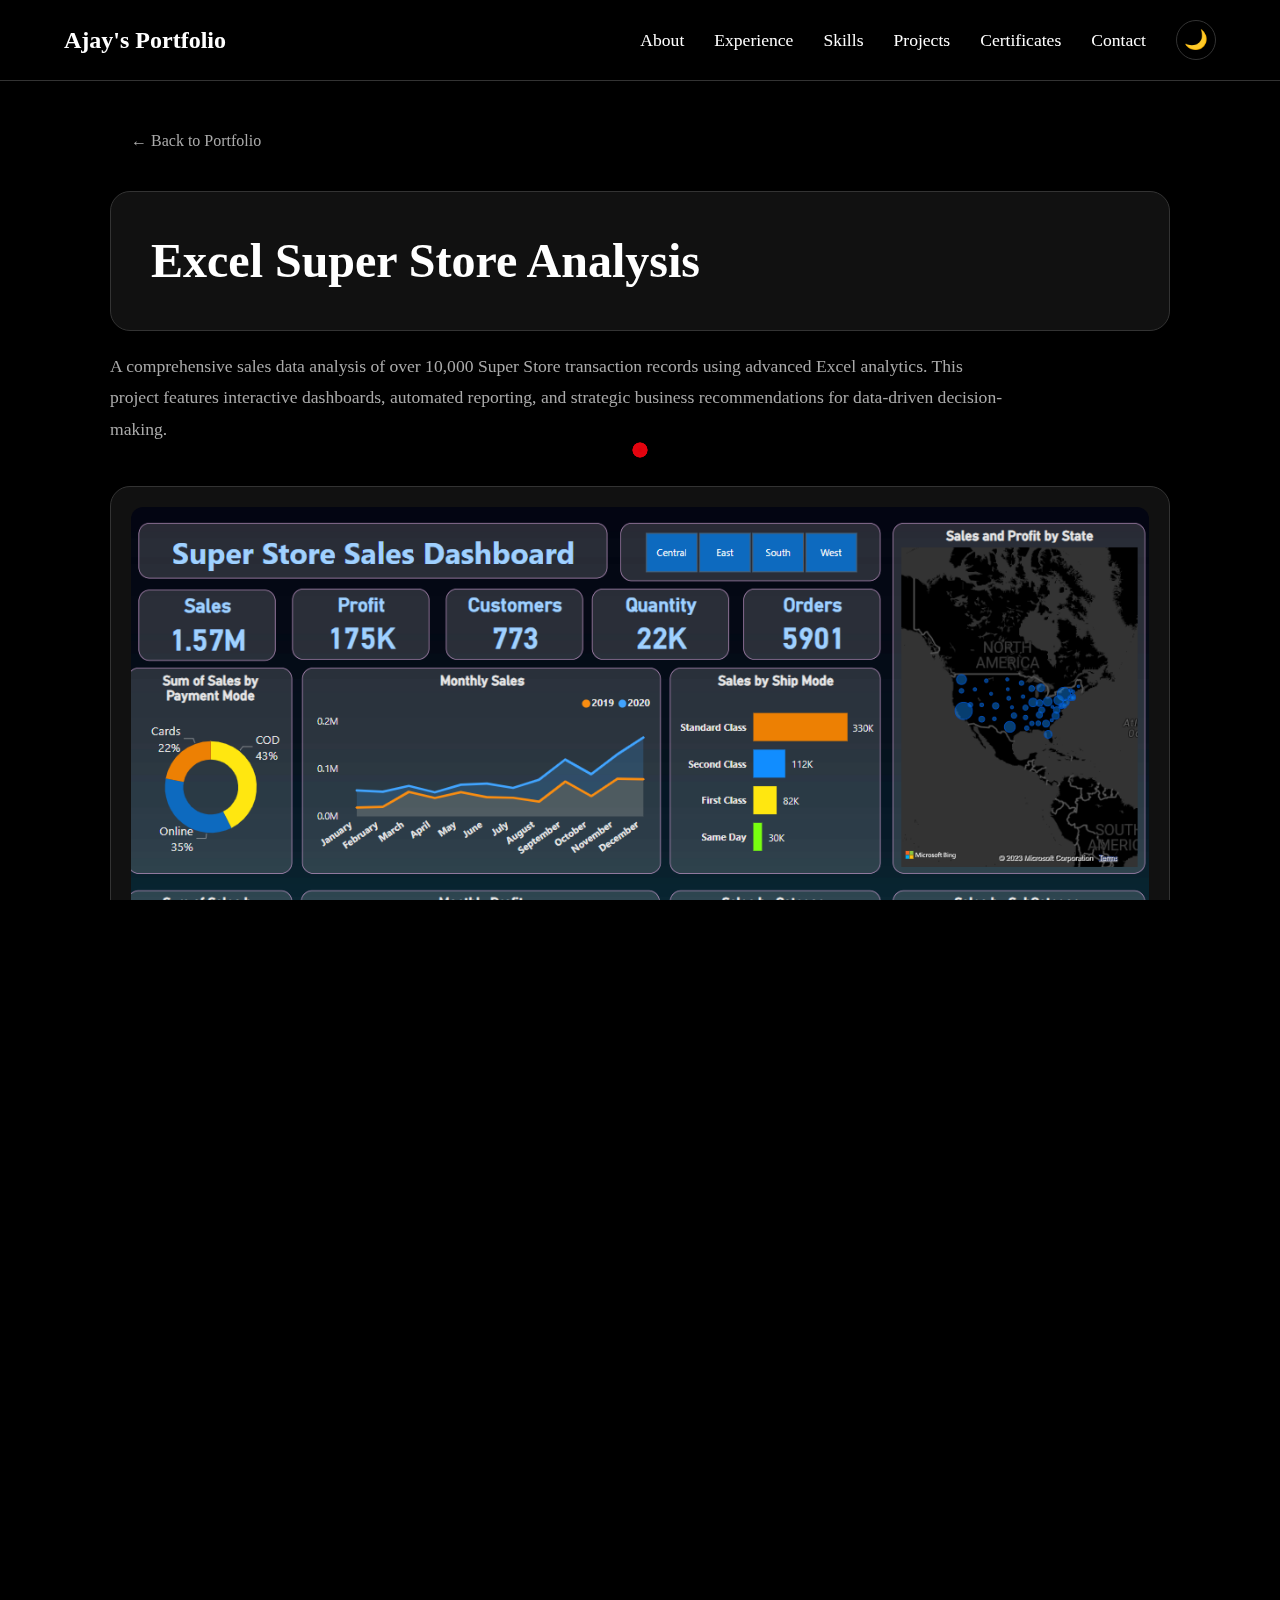
<file: project-10.html>
<!DOCTYPE html>
<html lang="en" data-theme="dark">
<head>
    <meta charset="UTF-8">
    <meta name="viewport" content="width=device-width, initial-scale=1.0">
    <title>Project: Excel Super Store Analysis</title>
    <link rel="icon" type="image/jpg" href="profile-photo.jpg">
    <link rel="preconnect" href="https://fonts.googleapis.com">
    <link rel="preconnect" href="https://fonts.gstatic.com" crossorigin>
    <link href="https://fonts.googleapis.com/css2?family=Poppins:wght@400;500;700&display=swap" rel="stylesheet">
    <link rel="stylesheet" href="style.css">
</head>
<body class="project-detail-page">
    <canvas id="background-animation"></canvas>

    <header>
        <div class="container">
            <div class="logo">Ajay's Portfolio</div>
            <nav>
                <ul>
                    <li><a href="index.html#about">About</a></li>
                    <li><a href="index.html#experience">Experience</a></li>
                    <li><a href="index.html#skills">Skills</a></li>
                    <li><a href="index.html#projects">Projects</a></li>
                    <li><a href="index.html#certificates">Certificates</a></li>
                    <li><a href="index.html#contact">Contact</a></li>
                </ul>
                <button id="theme-toggle-button" title="Toggle theme">
                    <span class="sun-icon">☀️</span>
                    <span class="moon-icon">🌙</span>
                </button>
            </nav>
        </div>
    </header>

    <div class="project-page-container">
        <!-- Back Button Added Here -->
        <div class="project-page-top-bar">
            <a href="index.html#projects" class="back-link">&larr; Back to Portfolio</a>
        </div>

        <div class="project-page-header">
            <h1>Excel Super Store Analysis</h1>
        </div>
        
        <p class="project-page-summary">
            A comprehensive sales data analysis of over 10,000 Super Store transaction records using advanced Excel analytics. This project features interactive dashboards, automated reporting, and strategic business recommendations for data-driven decision-making.
        </p>
        
        <div class="project-image-section">
            <img src="imgs/retail-sales-analytics-super-store-dashboard-performance-charts.jpg" alt="Super Store Analytics Dashboard" class="project-feature-image">
        </div>
        
        <div class="project-page-details">
            <div class="project-tech-stack">
                <h3><span class="heading-icon">⚙️</span>Technologies Used</h3>
                <div class="tech-tag-container">
                    <span class="tech-tag">Advanced Excel</span>
                    <span class="tech-tag">Pivot Tables & Charts</span>
                    <span class="tech-tag">VBA Macros</span>
                    <span class="tech-tag">What-If Analysis</span>
                    <span class="tech-tag">Interactive Dashboards</span>
                    <span class="tech-tag">Power Query</span>
                </div>
            </div>

            <div class="project-section">
                <h2><span class="heading-icon">🎯</span>Key Outcomes</h2>
                <ul>
                    <li>Reduced report generation time by 75% through VBA automation.</li>
                    <li>Identified Technology products as the top-performing category.</li>
                    <li>Optimized shipping strategies by confirming Standard Class as the most efficient.</li>
                    <li>Discovered key seasonal sales patterns peaking in November-December.</li>
                </ul>
            </div>
            
            <div class="project-actions">
                <a href="https://github.com/Ajaypalanisamy/SUPER-DATA-SET" target="_blank" class="btn-github">
                    <svg xmlns="http://www.w3.org/2000/svg" viewBox="0 0 24 24"><path fill-rule="evenodd" clip-rule="evenodd" d="M12.026 2c-5.509 0-9.974 4.465-9.974 9.974 0 4.406 2.857 8.145 6.821 9.465.499.09.679-.217.679-.481 0-.237-.008-.865-.011-1.696-2.775.602-3.361-1.343-3.361-1.343-.455-1.158-1.11-1.466-1.11-1.466-.908-.62.069-.608.069-.608 1.003.07 1.531 1.03 1.531 1.03.892 1.529 2.341 1.088 2.91.832.092-.647.35-1.088.635-1.338-2.22-.251-4.555-1.111-4.555-4.942 0-1.091.39-1.984 1.03-2.682-.103-.254-.447-1.271.098-2.645 0 0 .84-.269 2.75 1.025A9.547 9.547 0 0 1 12.026 7.5c.852 0 1.718.119 2.541.349 1.91-1.294 2.748-1.025 2.748-1.025.546 1.374.202 2.391.1 2.645.64.698 1.027 1.591 1.027 2.682 0 3.841-2.337 4.687-4.565 4.935.359.307.675.915.675 1.846 0 1.338-.012 2.419-.012 2.745 0 .266.18.574.688.478A9.978 9.978 0 0 0 22 11.974C22 6.465 17.535 2 12.026 2z"></path></svg>
                    View on GitHub
                </a>
            </div>
        </div>
    </div>
    <script src="script.js"></script>
    <script src="snake-animation.js"></script>
</body>
</html>
</file>
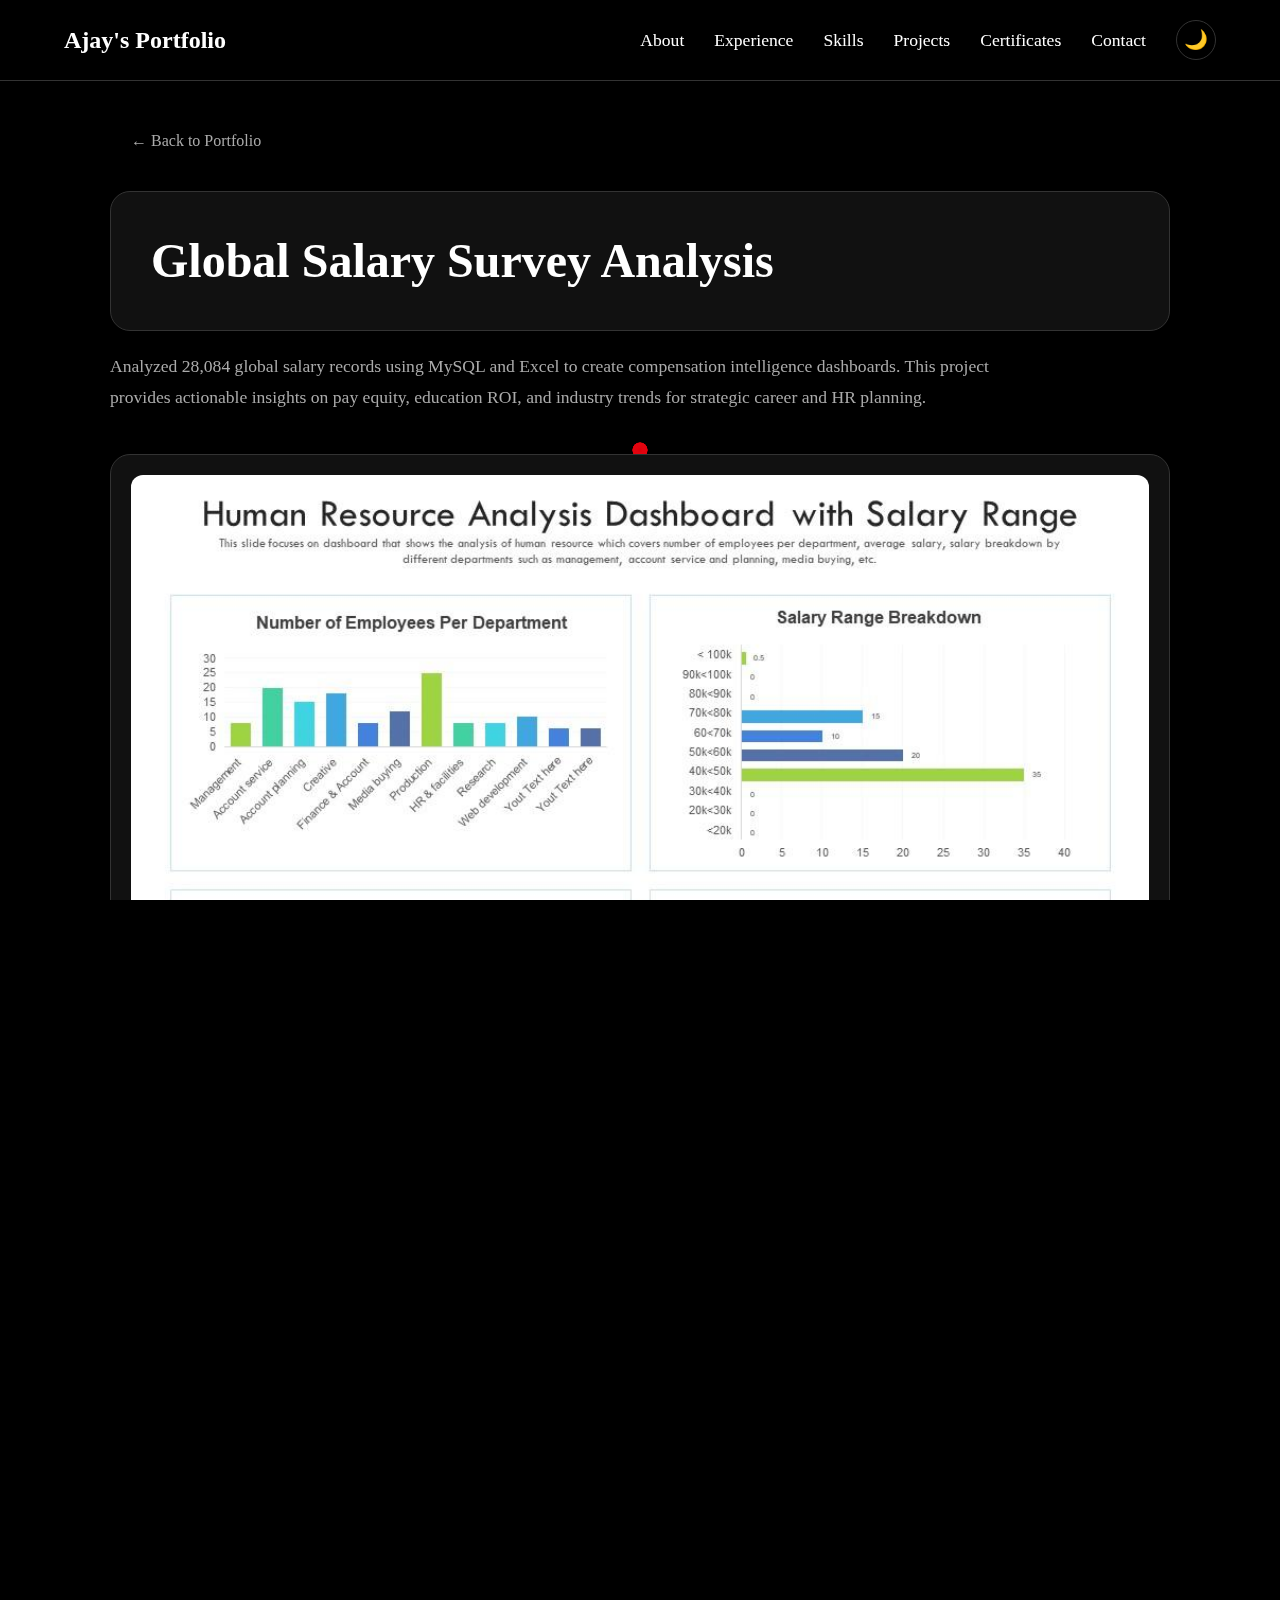
<file: project-2.html>
<!DOCTYPE html>
<html lang="en" data-theme="dark">
<head>
    <meta charset="UTF-8">
    <meta name="viewport" content="width=device-width, initial-scale=1.0">
    <title>Project: Global Salary Survey Analysis</title>
    <link rel="icon" type="image/jpg" href="profile-photo.jpg">
    <link rel="preconnect" href="https://fonts.googleapis.com">
    <link rel="preconnect" href="https://fonts.gstatic.com" crossorigin>
    <link href="https://fonts.googleapis.com/css2?family=Poppins:wght@400;500;700&display=swap" rel="stylesheet">
    <link rel="stylesheet" href="style.css">
</head>
<body class="project-detail-page">
    <canvas id="background-animation"></canvas>

    <header>
        <div class="container">
            <div class="logo">Ajay's Portfolio</div>
            <nav>
                <ul>
                    <li><a href="index.html#about">About</a></li>
                    <li><a href="index.html#experience">Experience</a></li>
                    <li><a href="index.html#skills">Skills</a></li>
                    <li><a href="index.html#projects">Projects</a></li>
                    <li><a href="index.html#certificates">Certificates</a></li>
                    <li><a href="index.html#contact">Contact</a></li>
                </ul>
                <button id="theme-toggle-button" title="Toggle theme">
                    <span class="sun-icon">☀️</span>
                    <span class="moon-icon">🌙</span>
                </button>
            </nav>
        </div>
    </header>

    <div class="project-page-container">
        <!-- Back Button Added Here -->
        <div class="project-page-top-bar">
            <a href="index.html#projects" class="back-link">&larr; Back to Portfolio</a>
        </div>

        <div class="project-page-header">
            <h1>Global Salary Survey Analysis</h1>
        </div>
        
        <p class="project-page-summary">
            Analyzed 28,084 global salary records using MySQL and Excel to create compensation intelligence dashboards. This project provides actionable insights on pay equity, education ROI, and industry trends for strategic career and HR planning.
        </p>
        
        <div class="project-image-section">
            <img src="imgs/human-resource-salary-analysis-dashboard-compensation-charts.jpg" alt="HR Salary Analysis Dashboard" class="project-feature-image">
        </div>
        
        <div class="project-page-details">
            <div class="project-tech-stack">
                <h3><span class="heading-icon">⚙️</span>Technologies Used</h3>
                <div class="tech-tag-container">
                    <span class="tech-tag">Microsoft Excel</span>
                    <span class="tech-tag">MySQL</span>
                    <span class="tech-tag">Python</span>
                    <span class="tech-tag">R</span>
                    <span class="tech-tag">Data Visualization</span>
                    <span class="tech-tag">Statistical Analysis</span>
                    <span class="tech-tag">Dashboard Design</span>
                </div>
            </div>

            <div class="project-section">
                <h2><span class="heading-icon">🎯</span>Key Outcomes</h2>
                <ul>
                    <li>Developed interactive dashboards showing education premiums and gender pay gaps.</li>
                    <li>Identified remote work's impact on compensation trends across industries.</li>
                    <li>Provided data-driven insights for fair and competitive salary benchmarking.</li>
                    <li>Enabled strategic HR planning with clear, visual data representations.</li>
                </ul>
            </div>
            
            <div class="project-actions">
                <a href="https://github.com/Ajaypalanisamy/salary-survey" target="_blank" class="btn-github">
                    <svg xmlns="http://www.w3.org/2000/svg" viewBox="0 0 24 24"><path fill-rule="evenodd" clip-rule="evenodd" d="M12.026 2c-5.509 0-9.974 4.465-9.974 9.974 0 4.406 2.857 8.145 6.821 9.465.499.09.679-.217.679-.481 0-.237-.008-.865-.011-1.696-2.775.602-3.361-1.343-3.361-1.343-.455-1.158-1.11-1.466-1.11-1.466-.908-.62.069-.608.069-.608 1.003.07 1.531 1.03 1.531 1.03.892 1.529 2.341 1.088 2.91.832.092-.647.35-1.088.635-1.338-2.22-.251-4.555-1.111-4.555-4.942 0-1.091.39-1.984 1.03-2.682-.103-.254-.447-1.271.098-2.645 0 0 .84-.269 2.75 1.025A9.547 9.547 0 0 1 12.026 7.5c.852 0 1.718.119 2.541.349 1.91-1.294 2.748-1.025 2.748-1.025.546 1.374.202 2.391.1 2.645.64.698 1.027 1.591 1.027 2.682 0 3.841-2.337 4.687-4.565 4.935.359.307.675.915.675 1.846 0 1.338-.012 2.419-.012 2.745 0 .266.18.574.688.478A9.978 9.978 0 0 0 22 11.974C22 6.465 17.535 2 12.026 2z"></path></svg>
                    View on GitHub
                </a>
            </div>
        </div>
    </div>
    <script src="script.js"></script>
    <script src="snake-animation.js"></script>
</body>
</html>
</file>
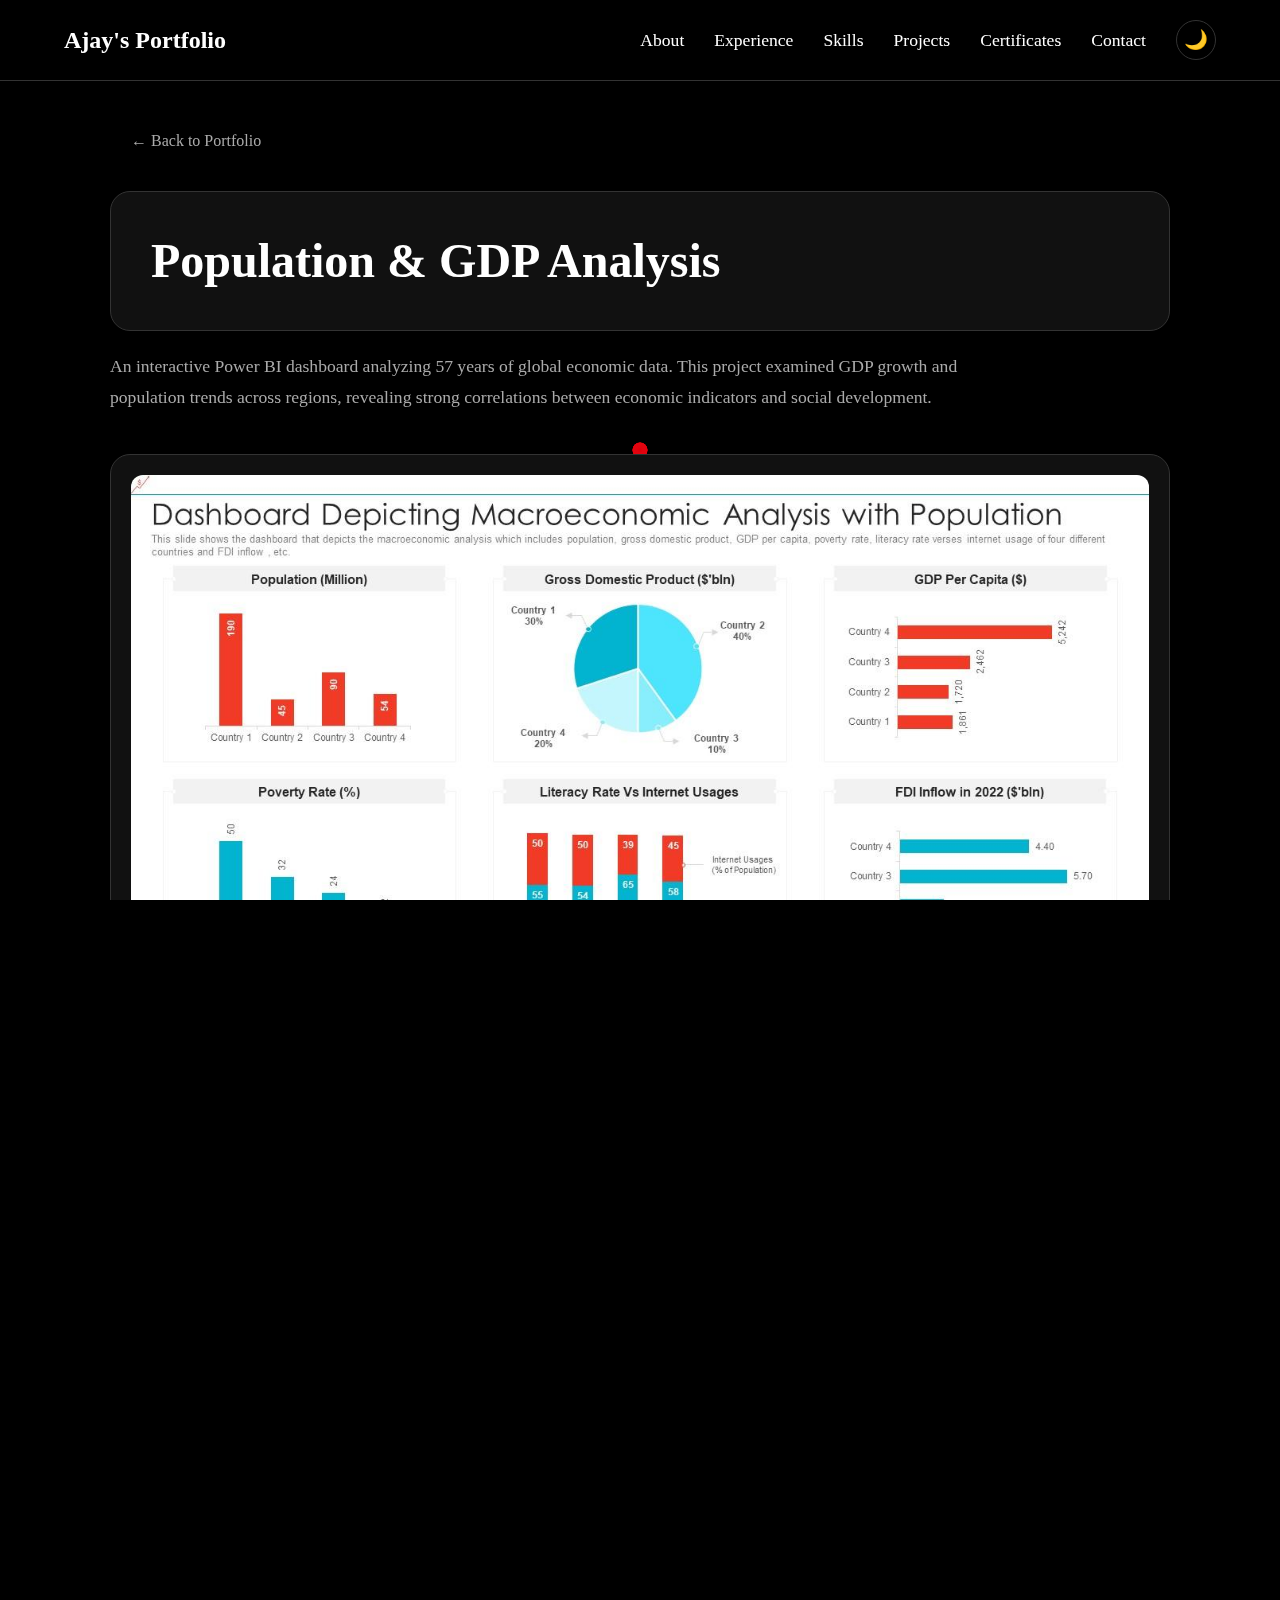
<file: project-3.html>
<!DOCTYPE html>
<html lang="en" data-theme="dark">
<head>
    <meta charset="UTF-8">
    <meta name="viewport" content="width=device-width, initial-scale=1.0">
    <title>Project: Population & GDP Analysis</title>
    <link rel="icon" type="image/jpg" href="profile-photo.jpg">
    <link rel="preconnect" href="https://fonts.googleapis.com">
    <link rel="preconnect" href="https://fonts.gstatic.com" crossorigin>
    <link href="https://fonts.googleapis.com/css2?family=Poppins:wght@400;500;700&display=swap" rel="stylesheet">
    <link rel="stylesheet" href="style.css">
</head>
<body class="project-detail-page">
    <canvas id="background-animation"></canvas>

    <header>
        <div class="container">
            <div class="logo">Ajay's Portfolio</div>
            <nav>
                <ul>
                    <li><a href="index.html#about">About</a></li>
                    <li><a href="index.html#experience">Experience</a></li>
                    <li><a href="index.html#skills">Skills</a></li>
                    <li><a href="index.html#projects">Projects</a></li>
                    <li><a href="index.html#certificates">Certificates</a></li>
                    <li><a href="index.html#contact">Contact</a></li>
                </ul>
                <button id="theme-toggle-button" title="Toggle theme">
                    <span class="sun-icon">☀️</span>
                    <span class="moon-icon">🌙</span>
                </button>
            </nav>
        </div>
    </header>

    <div class="project-page-container">
        <!-- Back Button Added Here -->
        <div class="project-page-top-bar">
            <a href="index.html#projects" class="back-link">&larr; Back to Portfolio</a>
        </div>

        <div class="project-page-header">
            <h1>Population & GDP Analysis</h1>
        </div>
        
        <p class="project-page-summary">
            An interactive Power BI dashboard analyzing 57 years of global economic data. This project examined GDP growth and population trends across regions, revealing strong correlations between economic indicators and social development.
        </p>
        
        <div class="project-image-section">
            <img src="imgs/macroeconomic_analysis_dashboard_gdp_population_charts.jpg" alt="GDP and Population Analysis Dashboard" class="project-feature-image">
        </div>
        
        <div class="project-page-details">
            <div class="project-tech-stack">
                <h3><span class="heading-icon">⚙️</span>Technologies Used</h3>
                <div class="tech-tag-container">
                    <span class="tech-tag">Power BI</span>
                    <span class="tech-tag">DAX</span>
                    <span class="tech-tag">SQL Server</span>
                    <span class="tech-tag">Excel</span>
                    <span class="tech-tag">Data Modeling</span>
                    <span class="tech-tag">ETL Processing</span>
                    <span class="tech-tag">Economic Analytics</span>
                </div>
            </div>

            <div class="project-section">
                <h2><span class="heading-icon">🎯</span>Key Outcomes</h2>
                <ul>
                    <li>Identified strong GDP-literacy correlations, confirming education as a key driver of economic development.</li>
                    <li>Revealed Oceania's high population growth and Western Europe's population density.</li>
                    <li>Created a dynamic dashboard for exploring complex economic relationships.</li>
                    <li>Provided a visual tool for data-driven policy and investment decisions.</li>
                </ul>
            </div>
            
            <div class="project-actions">
                <a href="https://github.com/Ajaypalanisamy/Global-GDP-Population-Analysis-" target="_blank" class="btn-github">
                    <svg xmlns="http://www.w3.org/2000/svg" viewBox="0 0 24 24"><path fill-rule="evenodd" clip-rule="evenodd" d="M12.026 2c-5.509 0-9.974 4.465-9.974 9.974 0 4.406 2.857 8.145 6.821 9.465.499.09.679-.217.679-.481 0-.237-.008-.865-.011-1.696-2.775.602-3.361-1.343-3.361-1.343-.455-1.158-1.11-1.466-1.11-1.466-.908-.62.069-.608.069-.608 1.003.07 1.531 1.03 1.531 1.03.892 1.529 2.341 1.088 2.91.832.092-.647.35-1.088.635-1.338-2.22-.251-4.555-1.111-4.555-4.942 0-1.091.39-1.984 1.03-2.682-.103-.254-.447-1.271.098-2.645 0 0 .84-.269 2.75 1.025A9.547 9.547 0 0 1 12.026 7.5c.852 0 1.718.119 2.541.349 1.91-1.294 2.748-1.025 2.748-1.025.546 1.374.202 2.391.1 2.645.64.698 1.027 1.591 1.027 2.682 0 3.841-2.337 4.687-4.565 4.935.359.307.675.915.675 1.846 0 1.338-.012 2.419-.012 2.745 0 .266.18.574.688.478A9.978 9.978 0 0 0 22 11.974C22 6.465 17.535 2 12.026 2z"></path></svg>
                    View on GitHub
                </a>
            </div>
        </div>
    </div>
    <script src="script.js"></script>
    <script src="snake-animation.js"></script>
</body>
</html>
</file>
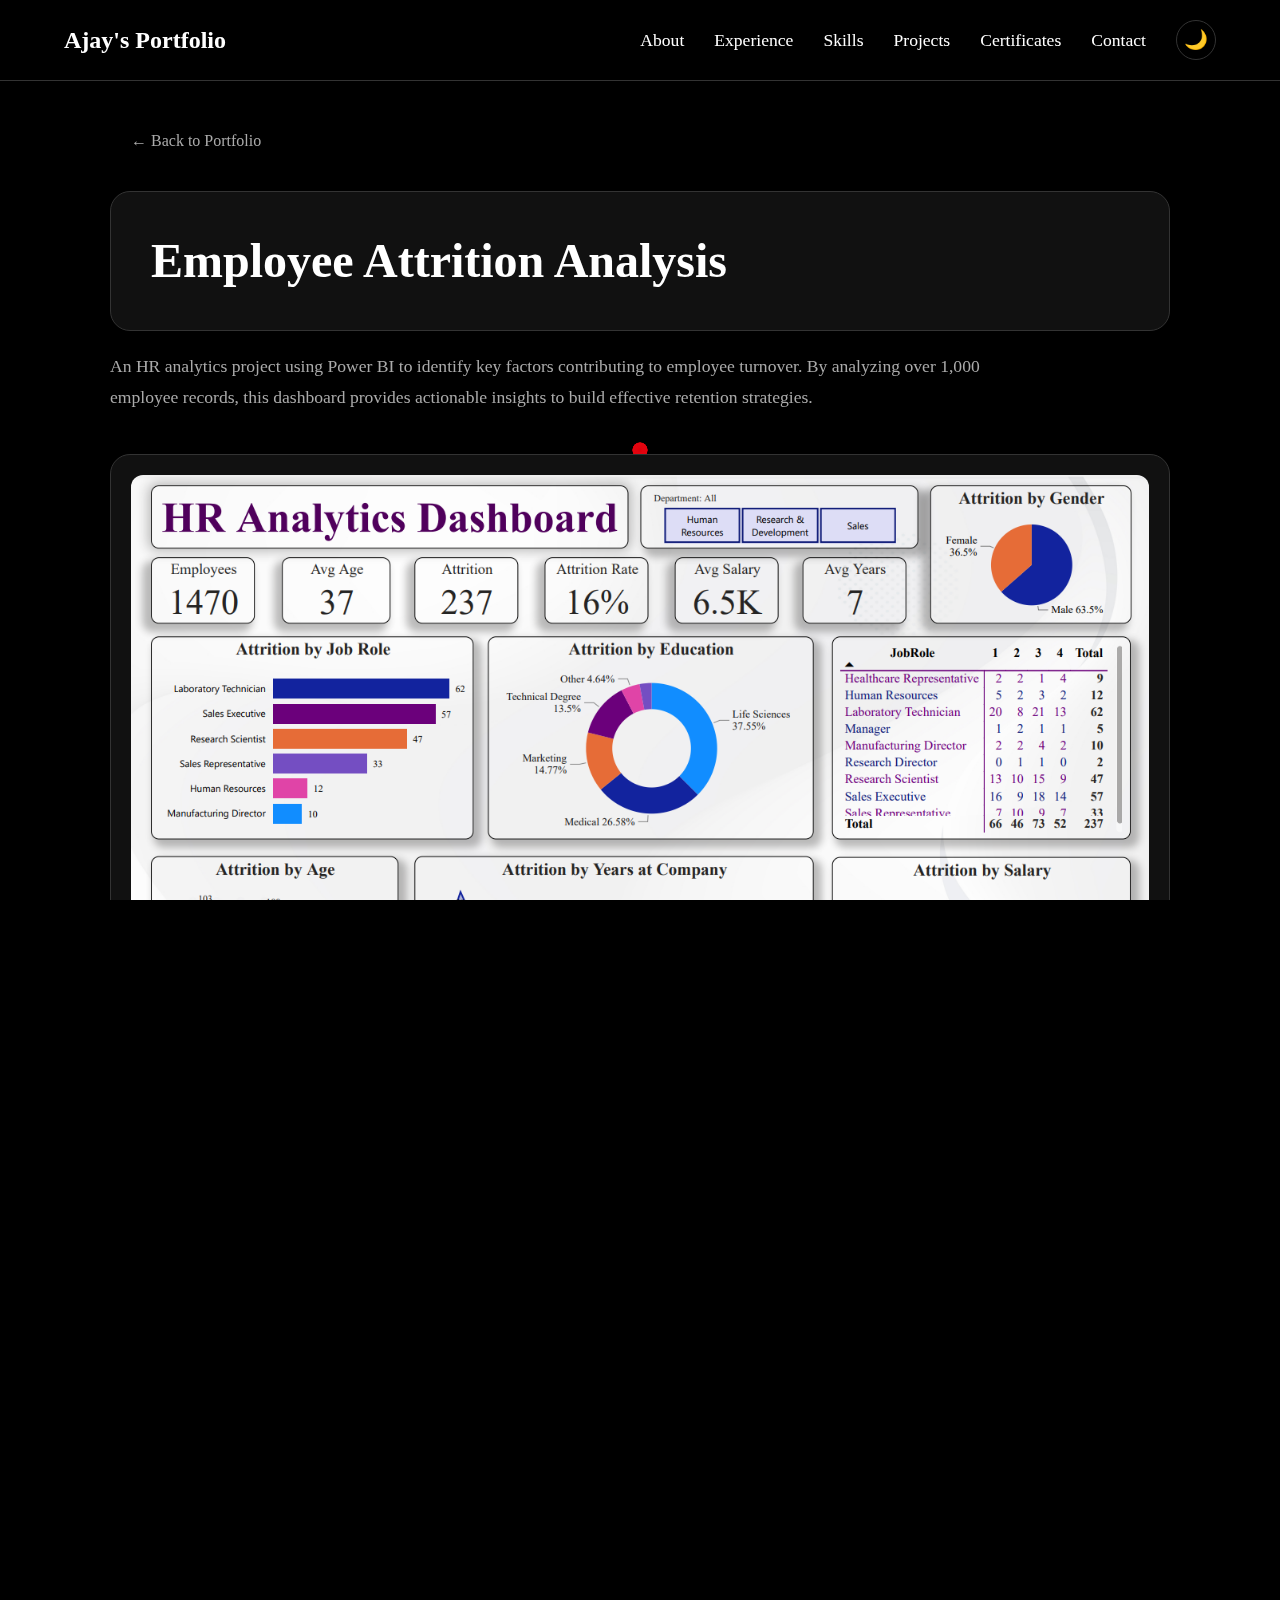
<file: project-4.html>
<!DOCTYPE html>
<html lang="en" data-theme="dark">
<head>
    <meta charset="UTF-8">
    <meta name="viewport" content="width=device-width, initial-scale=1.0">
    <title>Project: Employee Attrition Analysis</title>
    <link rel="icon" type="image/jpg" href="profile-photo.jpg">
    <link rel="preconnect" href="https://fonts.googleapis.com">
    <link rel="preconnect" href="https://fonts.gstatic.com" crossorigin>
    <link href="https://fonts.googleapis.com/css2?family=Poppins:wght@400;500;700&display=swap" rel="stylesheet">
    <link rel="stylesheet" href="style.css">
</head>
<body class="project-detail-page">
    <canvas id="background-animation"></canvas>

    <header>
        <div class="container">
            <div class="logo">Ajay's Portfolio</div>
            <nav>
                <ul>
                    <li><a href="index.html#about">About</a></li>
                    <li><a href="index.html#experience">Experience</a></li>
                    <li><a href="index.html#skills">Skills</a></li>
                    <li><a href="index.html#projects">Projects</a></li>
                    <li><a href="index.html#certificates">Certificates</a></li>
                    <li><a href="index.html#contact">Contact</a></li>
                </ul>
                <button id="theme-toggle-button" title="Toggle theme">
                    <span class="sun-icon">☀️</span>
                    <span class="moon-icon">🌙</span>
                </button>
            </nav>
        </div>
    </header>

    <div class="project-page-container">
        <!-- Back Button Added Here -->
        <div class="project-page-top-bar">
            <a href="index.html#projects" class="back-link">&larr; Back to Portfolio</a>
        </div>

        <div class="project-page-header">
            <h1>Employee Attrition Analysis</h1>
        </div>
        
        <p class="project-page-summary">
            An HR analytics project using Power BI to identify key factors contributing to employee turnover. By analyzing over 1,000 employee records, this dashboard provides actionable insights to build effective retention strategies.
        </p>
        
        <div class="project-image-section">
            <img src="imgs/hr_analytics_dashboard_employee_attrition_metrics.jpg" alt="Employee Attrition Analytics Dashboard" class="project-feature-image">
        </div>
        
        <div class="project-page-details">
            <div class="project-tech-stack">
                <h3><span class="heading-icon">⚙️</span>Technologies Used</h3>
                <div class="tech-tag-container">
                    <span class="tech-tag">Power BI</span>
                    <span class="tech-tag">DAX</span>
                    <span class="tech-tag">HR Analytics</span>
                    <span class="tech-tag">Statistical Analysis</span>
                    <span class="tech-tag">Predictive Modeling</span>
                    <span class="tech-tag">Dashboard Development</span>
                </div>
            </div>

            <div class="project-section">
                <h2><span class="heading-icon">🎯</span>Key Outcomes</h2>
                <ul>
                    <li>Identified overtime and low job satisfaction as primary drivers of attrition.</li>
                    <li>Developed targeted retention strategies based on data-driven insights.</li>
                    <li>Created an interactive dashboard for HR to monitor attrition risks in real-time.</li>
                    <li>Provided a framework for predictive analytics to proactively address turnover.</li>
                </ul>
            </div>
            
            <div class="project-actions">
                <a href="https://github.com/Ajaypalanisamy/employee-s-attrition" target="_blank" class="btn-github">
                    <svg xmlns="http://www.w3.org/2000/svg" viewBox="0 0 24 24"><path fill-rule="evenodd" clip-rule="evenodd" d="M12.026 2c-5.509 0-9.974 4.465-9.974 9.974 0 4.406 2.857 8.145 6.821 9.465.499.09.679-.217.679-.481 0-.237-.008-.865-.011-1.696-2.775.602-3.361-1.343-3.361-1.343-.455-1.158-1.11-1.466-1.11-1.466-.908-.62.069-.608.069-.608 1.003.07 1.531 1.03 1.531 1.03.892 1.529 2.341 1.088 2.91.832.092-.647.35-1.088.635-1.338-2.22-.251-4.555-1.111-4.555-4.942 0-1.091.39-1.984 1.03-2.682-.103-.254-.447-1.271.098-2.645 0 0 .84-.269 2.75 1.025A9.547 9.547 0 0 1 12.026 7.5c.852 0 1.718.119 2.541.349 1.91-1.294 2.748-1.025 2.748-1.025.546 1.374.202 2.391.1 2.645.64.698 1.027 1.591 1.027 2.682 0 3.841-2.337 4.687-4.565 4.935.359.307.675.915.675 1.846 0 1.338-.012 2.419-.012 2.745 0 .266.18.574.688.478A9.978 9.978 0 0 0 22 11.974C22 6.465 17.535 2 12.026 2z"></path></svg>
                    View on GitHub
                </a>
            </div>
        </div>
    </div>
    <script src="script.js"></script>
    <script src="snake-animation.js"></script>
</body>
</html>
</file>
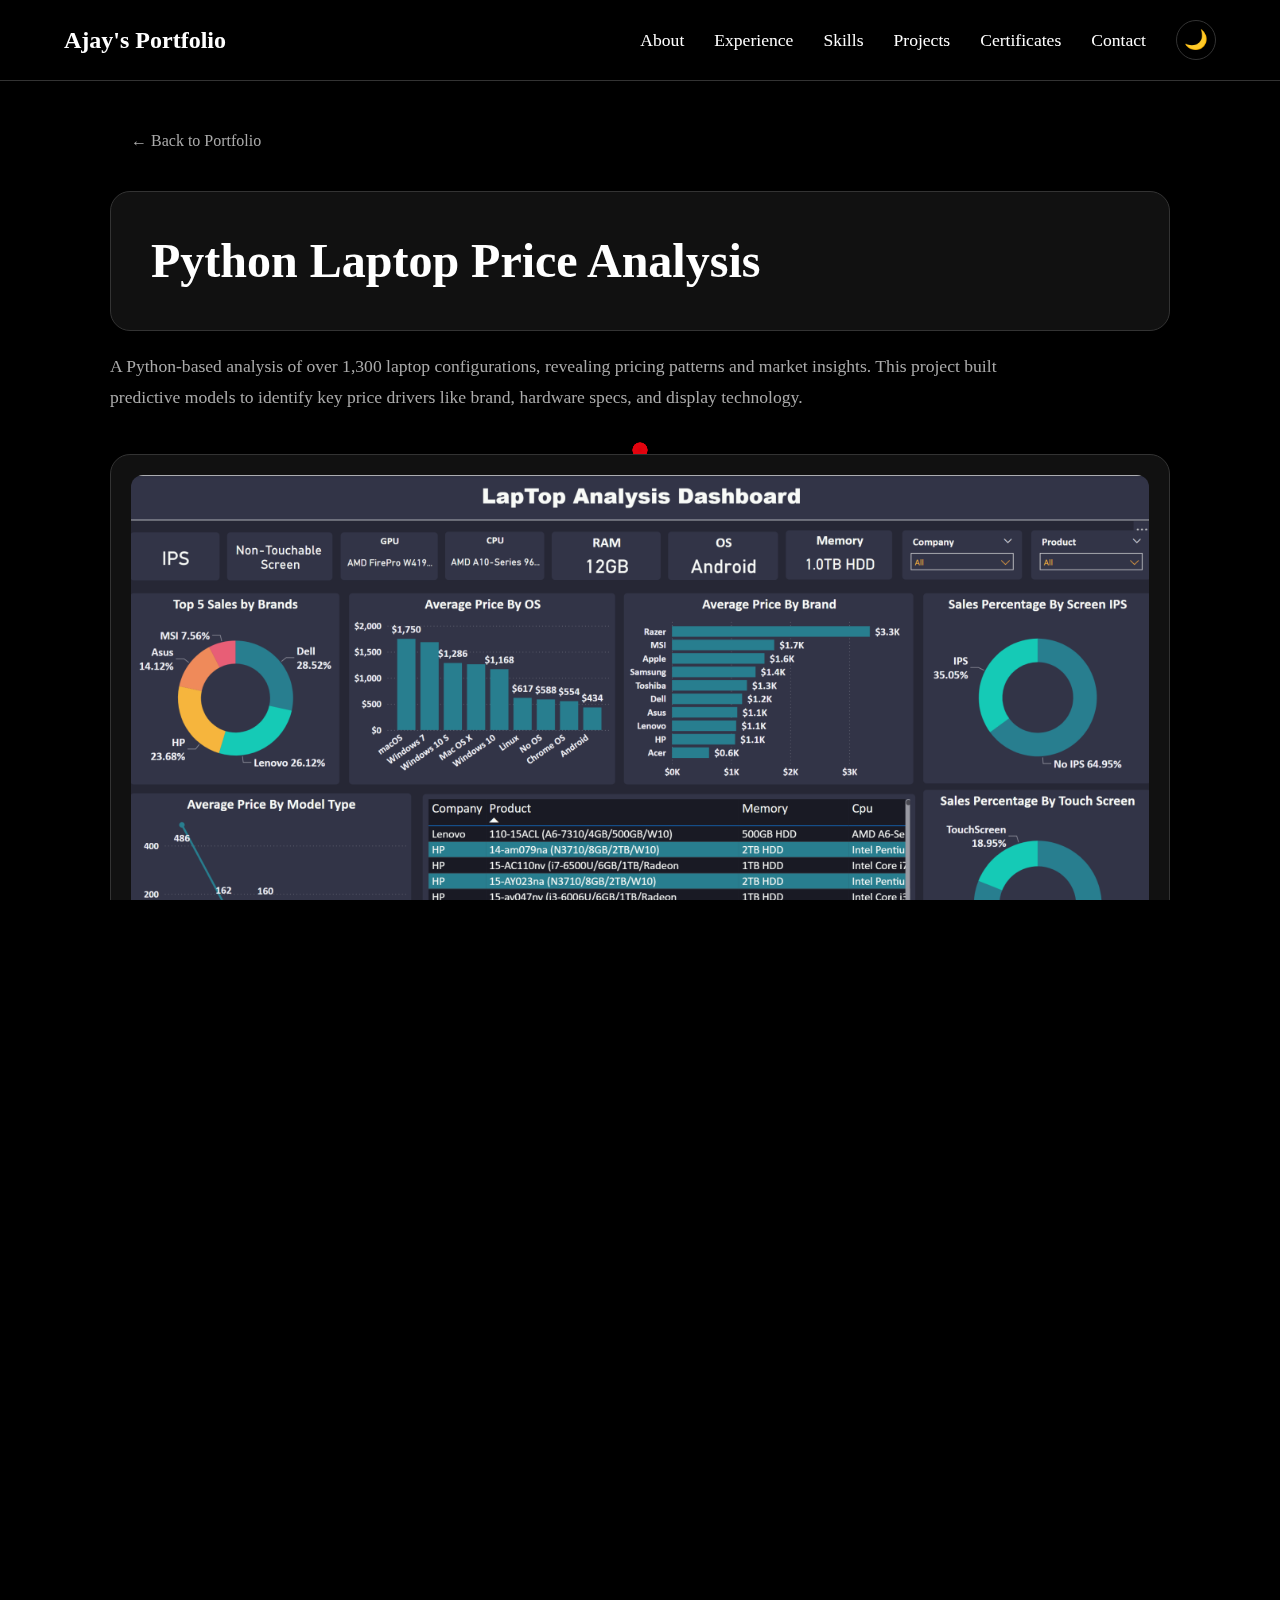
<file: project-5.html>
<!DOCTYPE html>
<html lang="en" data-theme="dark">
<head>
    <meta charset="UTF-8">
    <meta name="viewport" content="width=device-width, initial-scale=1.0">
    <title>Project: Python Laptop Price Analysis</title>
    <link rel="icon" type="image/jpg" href="profile-photo.jpg">
    <link rel="preconnect" href="https://fonts.googleapis.com">
    <link rel="preconnect" href="https://fonts.gstatic.com" crossorigin>
    <link href="https://fonts.googleapis.com/css2?family=Poppins:wght@400;500;700&display=swap" rel="stylesheet">
    <link rel="stylesheet" href="style.css">
</head>
<body class="project-detail-page">
    <canvas id="background-animation"></canvas>

    <header>
        <div class="container">
            <div class="logo">Ajay's Portfolio</div>
            <nav>
                <ul>
                    <li><a href="index.html#about">About</a></li>
                    <li><a href="index.html#experience">Experience</a></li>
                    <li><a href="index.html#skills">Skills</a></li>
                    <li><a href="index.html#projects">Projects</a></li>
                    <li><a href="index.html#certificates">Certificates</a></li>
                    <li><a href="index.html#contact">Contact</a></li>
                </ul>
                <button id="theme-toggle-button" title="Toggle theme">
                    <span class="sun-icon">☀️</span>
                    <span class="moon-icon">🌙</span>
                </button>
            </nav>
        </div>
    </header>

    <div class="project-page-container">
        <!-- Back Button Added Here -->
        <div class="project-page-top-bar">
            <a href="index.html#projects" class="back-link">&larr; Back to Portfolio</a>
        </div>

        <div class="project-page-header">
            <h1>Python Laptop Price Analysis</h1>
        </div>
        
        <p class="project-page-summary">
            A Python-based analysis of over 1,300 laptop configurations, revealing pricing patterns and market insights. This project built predictive models to identify key price drivers like brand, hardware specs, and display technology.
        </p>
        
        <div class="project-image-section">
            <img src="imgs/laptop_price_analysis_dashboard_data_visualization.jpg" alt="Laptop Price Analysis Dashboard" class="project-feature-image">
        </div>
        
        <div class="project-page-details">
            <div class="project-tech-stack">
                <h3><span class="heading-icon">⚙️</span>Technologies Used</h3>
                <div class="tech-tag-container">
                    <span class="tech-tag">Python</span>
                    <span class="tech-tag">Pandas</span>
                    <span class="tech-tag">NumPy</span>
                    <span class="tech-tag">Scikit-learn</span>
                    <span class="tech-tag">Matplotlib</span>
                    <span class="tech-tag">Seaborn</span>
                    <span class="tech-tag">Machine Learning</span>
                </div>
            </div>

            <div class="project-section">
                <h2><span class="heading-icon">🎯</span>Key Outcomes</h2>
                <ul>
                    <li>Quantified the price premium of brands like Apple, Microsoft, and Razer.</li>
                    <li>Determined that RAM, SSD storage, and CPU generation are major price drivers.</li>
                    <li>Identified three distinct market tiers: Premium, Balanced, and Budget.</li>
                    <li>Delivered predictive pricing models and strategic recommendations for manufacturers.</li>
                </ul>
            </div>
            
            <div class="project-actions">
                <a href="https://github.com/Ajaypalanisamy/Laptop-Price-Analysis-Prediction" target="_blank" class="btn-github">
                    <svg xmlns="http://www.w3.org/2000/svg" viewBox="0 0 24 24"><path fill-rule="evenodd" clip-rule="evenodd" d="M12.026 2c-5.509 0-9.974 4.465-9.974 9.974 0 4.406 2.857 8.145 6.821 9.465.499.09.679-.217.679-.481 0-.237-.008-.865-.011-1.696-2.775.602-3.361-1.343-3.361-1.343-.455-1.158-1.11-1.466-1.11-1.466-.908-.62.069-.608.069-.608 1.003.07 1.531 1.03 1.531 1.03.892 1.529 2.341 1.088 2.91.832.092-.647.35-1.088.635-1.338-2.22-.251-4.555-1.111-4.555-4.942 0-1.091.39-1.984 1.03-2.682-.103-.254-.447-1.271.098-2.645 0 0 .84-.269 2.75 1.025A9.547 9.547 0 0 1 12.026 7.5c.852 0 1.718.119 2.541.349 1.91-1.294 2.748-1.025 2.748-1.025.546 1.374.202 2.391.1 2.645.64.698 1.027 1.591 1.027 2.682 0 3.841-2.337 4.687-4.565 4.935.359.307.675.915.675 1.846 0 1.338-.012 2.419-.012 2.745 0 .266.18.574.688.478A9.978 9.978 0 0 0 22 11.974C22 6.465 17.535 2 12.026 2z"></path></svg>
                    View on GitHub
                </a>
            </div>
        </div>
    </div>
    <script src="script.js"></script>
    <script src="snake-animation.js"></script>
</body>
</html>
</file>
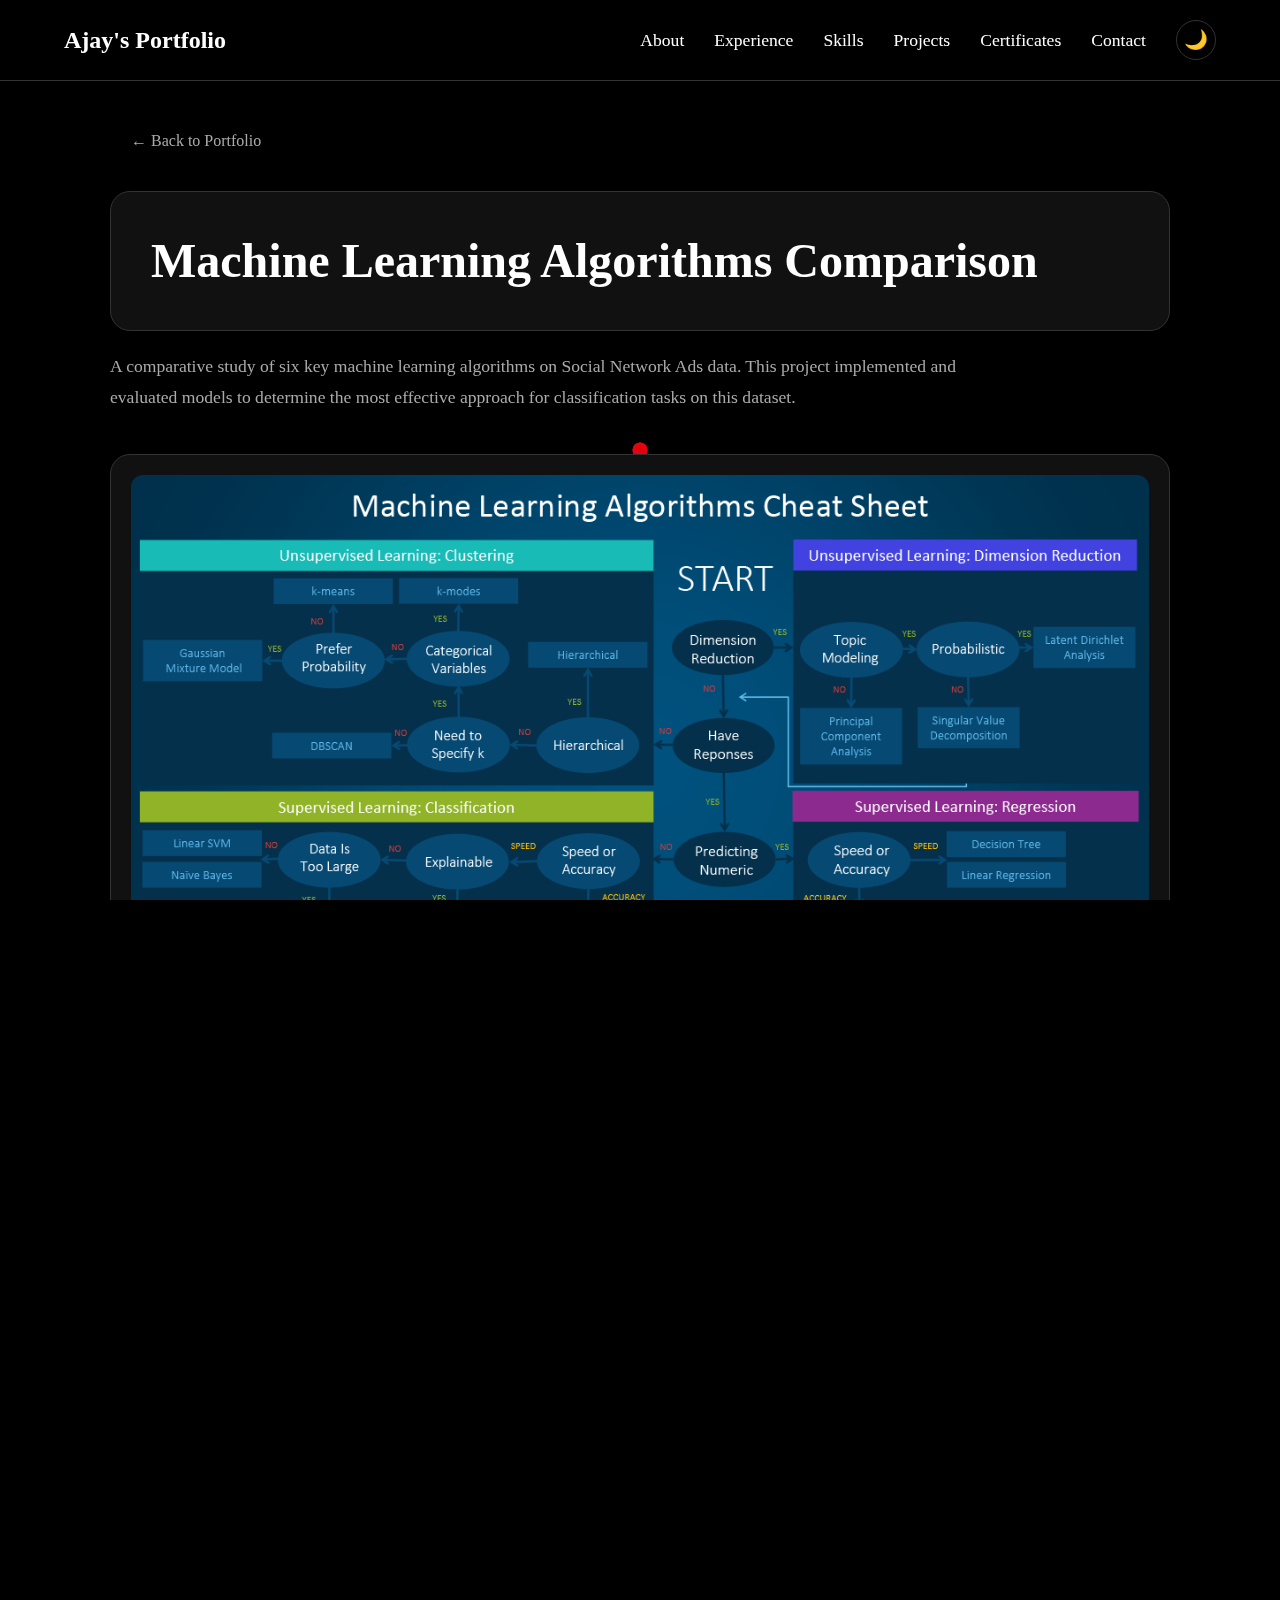
<file: project-6.html>
<!DOCTYPE html>
<html lang="en" data-theme="dark">
<head>
    <meta charset="UTF-8">
    <meta name="viewport" content="width=device-width, initial-scale=1.0">
    <title>Project: Machine Learning Algorithms Comparison</title>
    <link rel="icon" type="image/jpg" href="profile-photo.jpg">
    <link rel="preconnect" href="https://fonts.googleapis.com">
    <link rel="preconnect" href="https://fonts.gstatic.com" crossorigin>
    <link href="https://fonts.googleapis.com/css2?family=Poppins:wght@400;500;700&display=swap" rel="stylesheet">
    <link rel="stylesheet" href="style.css">
</head>
<body class="project-detail-page">
    <canvas id="background-animation"></canvas>

    <header>
        <div class="container">
            <div class="logo">Ajay's Portfolio</div>
            <nav>
                <ul>
                    <li><a href="index.html#about">About</a></li>
                    <li><a href="index.html#experience">Experience</a></li>
                    <li><a href="index.html#skills">Skills</a></li>
                    <li><a href="index.html#projects">Projects</a></li>
                    <li><a href="index.html#certificates">Certificates</a></li>
                    <li><a href="index.html#contact">Contact</a></li>
                </ul>
                <button id="theme-toggle-button" title="Toggle theme">
                    <span class="sun-icon">☀️</span>
                    <span class="moon-icon">🌙</span>
                </button>
            </nav>
        </div>
    </header>

    <div class="project-page-container">
        <!-- Back Button Added Here -->
        <div class="project-page-top-bar">
            <a href="index.html#projects" class="back-link">&larr; Back to Portfolio</a>
        </div>

        <div class="project-page-header">
            <h1>Machine Learning Algorithms Comparison</h1>
        </div>
        
        <p class="project-page-summary">
            A comparative study of six key machine learning algorithms on Social Network Ads data. This project implemented and evaluated models to determine the most effective approach for classification tasks on this dataset.
        </p>
        
        <div class="project-image-section">
            <img src="imgs/machine_learning_algorithms_cheat_sheet_comparison_data_science_flowchart.jpg" alt="Machine Learning Algorithms Comparison" class="project-feature-image">
        </div>
        
        <div class="project-page-details">
            <div class="project-tech-stack">
                <h3><span class="heading-icon">⚙️</span>Technologies Used</h3>
                <div class="tech-tag-container">
                    <span class="tech-tag">Python</span>
                    <span class="tech-tag">Scikit-Learn</span>
                    <span class="tech-tag">Pandas</span>
                    <span class="tech-tag">NumPy</span>
                    <span class="tech-tag">Jupyter Notebook</span>
                    <span class="tech-tag">Algorithm Analysis</span>
                </div>
            </div>

            <div class="project-section">
                <h2><span class="heading-icon">🎯</span>Key Outcomes</h2>
                <ul>
                    <li>Support Vector Machine (SVM) achieved the highest accuracy at 92%.</li>
                    <li>Demonstrated the critical importance of feature scaling for distance-based algorithms like KNN and SVM.</li>
                    <li>KNN and Logistic Regression proved to be strong alternatives with high accuracy.</li>
                    <li>Provided a clear framework for selecting the best algorithm for a given classification problem.</li>
                </ul>
            </div>
            
            <div class="project-actions">
                <a href="https://github.com/Ajaypalanisamy/Machine-Learning-Algorithms-" target="_blank" class="btn-github">
                    <svg xmlns="http://www.w3.org/2000/svg" viewBox="0 0 24 24"><path fill-rule="evenodd" clip-rule="evenodd" d="M12.026 2c-5.509 0-9.974 4.465-9.974 9.974 0 4.406 2.857 8.145 6.821 9.465.499.09.679-.217.679-.481 0-.237-.008-.865-.011-1.696-2.775.602-3.361-1.343-3.361-1.343-.455-1.158-1.11-1.466-1.11-1.466-.908-.62.069-.608.069-.608 1.003.07 1.531 1.03 1.531 1.03.892 1.529 2.341 1.088 2.91.832.092-.647.35-1.088.635-1.338-2.22-.251-4.555-1.111-4.555-4.942 0-1.091.39-1.984 1.03-2.682-.103-.254-.447-1.271.098-2.645 0 0 .84-.269 2.75 1.025A9.547 9.547 0 0 1 12.026 7.5c.852 0 1.718.119 2.541.349 1.91-1.294 2.748-1.025 2.748-1.025.546 1.374.202 2.391.1 2.645.64.698 1.027 1.591 1.027 2.682 0 3.841-2.337 4.687-4.565 4.935.359.307.675.915.675 1.846 0 1.338-.012 2.419-.012 2.745 0 .266.18.574.688.478A9.978 9.978 0 0 0 22 11.974C22 6.465 17.535 2 12.026 2z"></path></svg>
                    View on GitHub
                </a>
            </div>
        </div>
    </div>
    <script src="script.js"></script>
    <script src="snake-animation.js"></script>
</body>
</html>
</file>
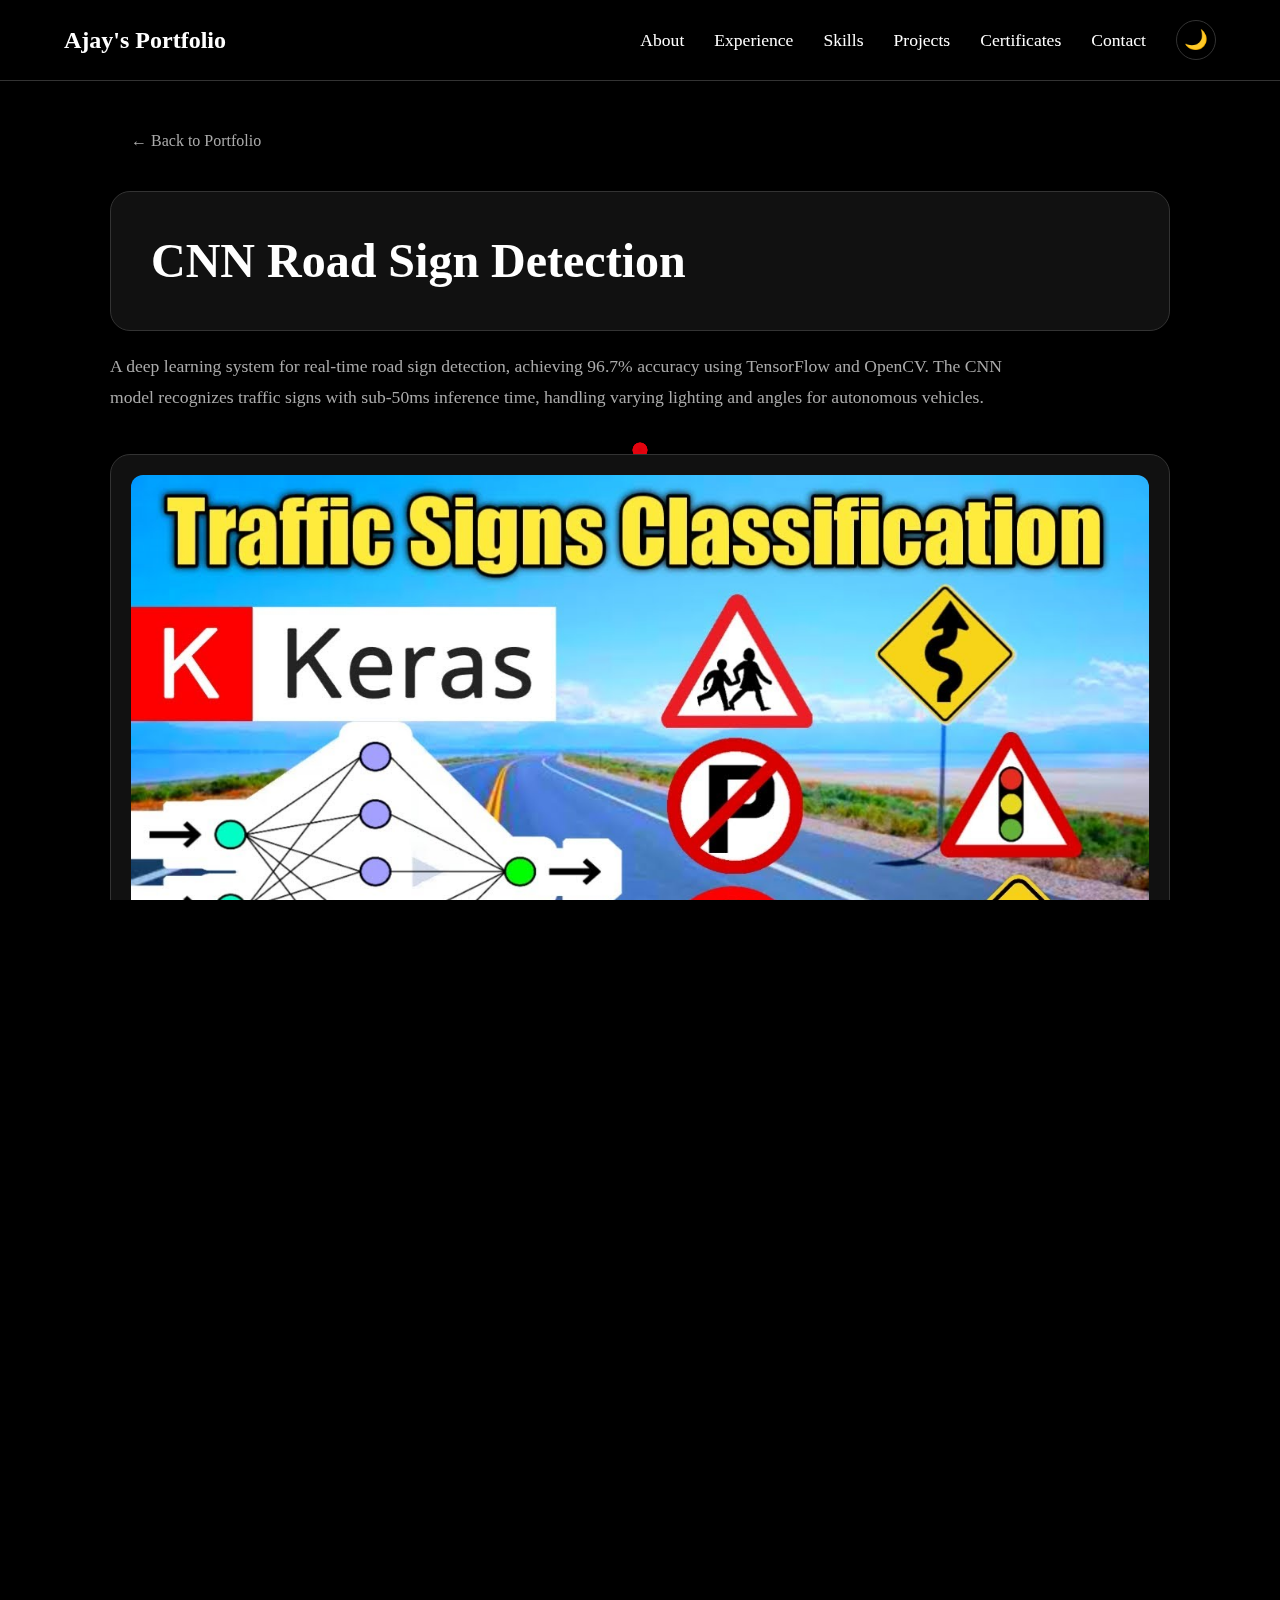
<file: project-7.html>
<!DOCTYPE html>
<html lang="en" data-theme="dark">
<head>
    <meta charset="UTF-8">
    <meta name="viewport" content="width=device-width, initial-scale=1.0">
    <title>Project: CNN Road Sign Detection</title>
    <link rel="icon" type="image/jpg" href="profile-photo.jpg">
    <link rel="preconnect" href="https://fonts.googleapis.com">
    <link rel="preconnect" href="https://fonts.gstatic.com" crossorigin>
    <link href="https://fonts.googleapis.com/css2?family=Poppins:wght@400;500;700&display=swap" rel="stylesheet">
    <link rel="stylesheet" href="style.css">
</head>
<body class="project-detail-page">
    <canvas id="background-animation"></canvas>

    <header>
        <div class="container">
            <div class="logo">Ajay's Portfolio</div>
            <nav>
                <ul>
                    <li><a href="index.html#about">About</a></li>
                    <li><a href="index.html#experience">Experience</a></li>
                    <li><a href="index.html#skills">Skills</a></li>
                    <li><a href="index.html#projects">Projects</a></li>
                    <li><a href="index.html#certificates">Certificates</a></li>
                    <li><a href="index.html#contact">Contact</a></li>
                </ul>
                <button id="theme-toggle-button" title="Toggle theme">
                    <span class="sun-icon">☀️</span>
                    <span class="moon-icon">🌙</span>
                </button>
            </nav>
        </div>
    </header>

    <div class="project-page-container">
        <!-- Back Button Added Here -->
        <div class="project-page-top-bar">
            <a href="index.html#projects" class="back-link">&larr; Back to Portfolio</a>
        </div>

        <div class="project-page-header">
            <h1>CNN Road Sign Detection</h1>
        </div>
        
        <p class="project-page-summary">
            A deep learning system for real-time road sign detection, achieving 96.7% accuracy using TensorFlow and OpenCV. The CNN model recognizes traffic signs with sub-50ms inference time, handling varying lighting and angles for autonomous vehicles.
        </p>
        
        <div class="project-image-section">
            <img src="imgs/traffic_sign_classification_cnn_keras_deep_learning_road.jpg" alt="CNN Road Sign Detection System" class="project-feature-image">
        </div>
        
        <div class="project-page-details">
            <div class="project-tech-stack">
                <h3><span class="heading-icon">⚙️</span>Technologies Used</h3>
                <div class="tech-tag-container">
                    <span class="tech-tag">Python</span>
                    <span class="tech-tag">TensorFlow</span>
                    <span class="tech-tag">Keras</span>
                    <span class="tech-tag">OpenCV</span>
                    <span class="tech-tag">Streamlit</span>
                    <span class="tech-tag">Deep Learning (CNN)</span>
                    <span class="tech-tag">Computer Vision</span>
                </div>
            </div>

            <div class="project-section">
                <h2><span class="heading-icon">🎯</span>Key Outcomes</h2>
                <ul>
                    <li>Achieved 96.7% accuracy, surpassing many industry benchmarks for road sign classification.</li>
                    <li>Engineered a model with real-time performance (<50ms inference time), suitable for autonomous systems.</li>
                    <li>Designed a robust system capable of handling variable lighting, weather, and viewing conditions.</li>
                    <li>Built a complete, production-ready pipeline with a web interface for easy testing and demonstration.</li>
                </ul>
            </div>
            
            <div class="project-actions">
                <a href="https://github.com/Ajaypalanisamy/Road-Sign-Detection-" target="_blank" class="btn-github">
                    <svg xmlns="http://www.w3.org/2000/svg" viewBox="0 0 24 24"><path fill-rule="evenodd" clip-rule="evenodd" d="M12.026 2c-5.509 0-9.974 4.465-9.974 9.974 0 4.406 2.857 8.145 6.821 9.465.499.09.679-.217.679-.481 0-.237-.008-.865-.011-1.696-2.775.602-3.361-1.343-3.361-1.343-.455-1.158-1.11-1.466-1.11-1.466-.908-.62.069-.608.069-.608 1.003.07 1.531 1.03 1.531 1.03.892 1.529 2.341 1.088 2.91.832.092-.647.35-1.088.635-1.338-2.22-.251-4.555-1.111-4.555-4.942 0-1.091.39-1.984 1.03-2.682-.103-.254-.447-1.271.098-2.645 0 0 .84-.269 2.75 1.025A9.547 9.547 0 0 1 12.026 7.5c.852 0 1.718.119 2.541.349 1.91-1.294 2.748-1.025 2.748-1.025.546 1.374.202 2.391.1 2.645.64.698 1.027 1.591 1.027 2.682 0 3.841-2.337 4.687-4.565 4.935.359.307.675.915.675 1.846 0 1.338-.012 2.419-.012 2.745 0 .266.18.574.688.478A9.978 9.978 0 0 0 22 11.974C22 6.465 17.535 2 12.026 2z"></path></svg>
                    View on GitHub
                </a>
            </div>
        </div>
    </div>
    <script src="script.js"></script>
    <script src="snake-animation.js"></script>
</body>
</html>
</file>
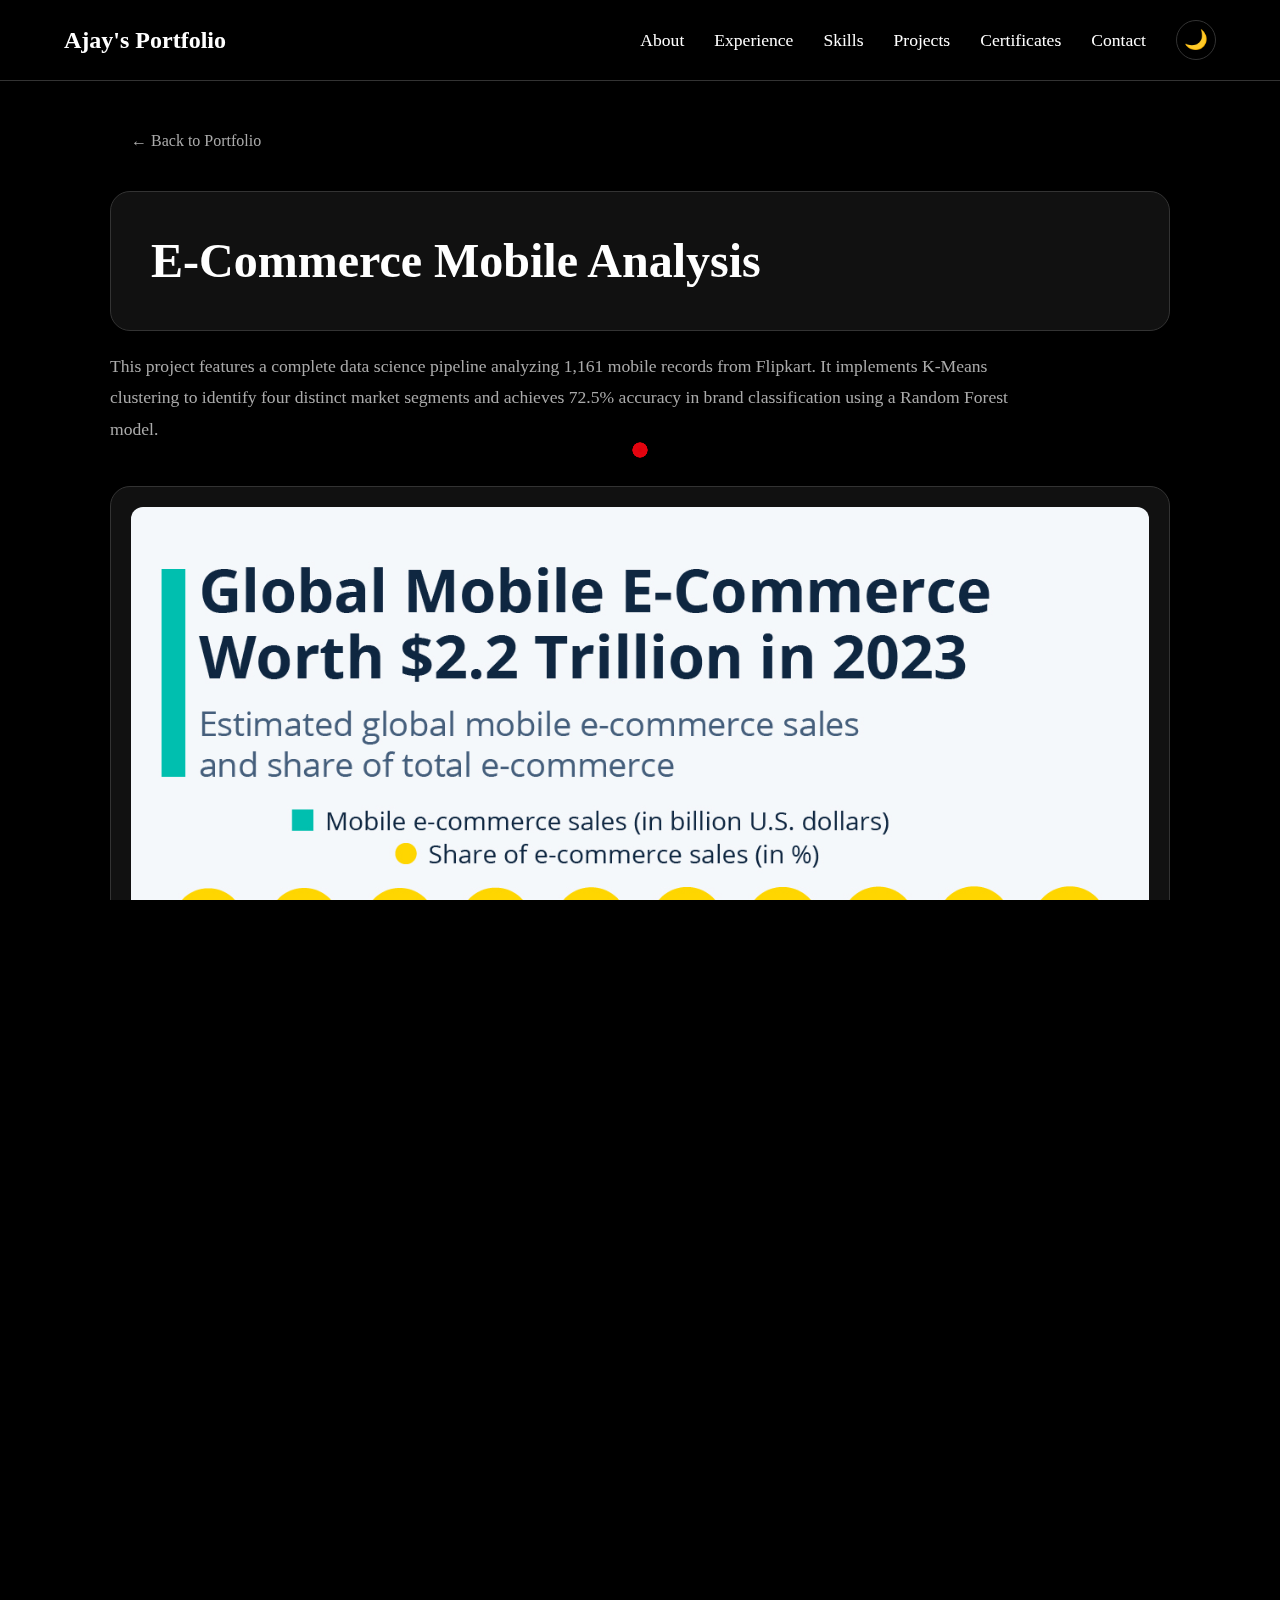
<file: project-8.html>
<!DOCTYPE html>
<html lang="en" data-theme="dark">
<head>
    <meta charset="UTF-8">
    <meta name="viewport" content="width=device-width, initial-scale=1.0">
    <title>Project: E-Commerce Mobile Analysis</title>
    <link rel="icon" type="image/jpg" href="profile-photo.jpg">
    <link rel="preconnect" href="https://fonts.googleapis.com">
    <link rel="preconnect" href="https://fonts.gstatic.com" crossorigin>
    <link href="https://fonts.googleapis.com/css2?family=Poppins:wght@400;500;700&display=swap" rel="stylesheet">
    <link rel="stylesheet" href="style.css">
</head>
<body class="project-detail-page">
    <canvas id="background-animation"></canvas>

    <header>
        <div class="container">
            <div class="logo">Ajay's Portfolio</div>
            <nav>
                <ul>
                    <li><a href="index.html#about">About</a></li>
                    <li><a href="index.html#experience">Experience</a></li>
                    <li><a href="index.html#skills">Skills</a></li>
                    <li><a href="index.html#projects">Projects</a></li>
                    <li><a href="index.html#certificates">Certificates</a></li>
                    <li><a href="index.html#contact">Contact</a></li>
                </ul>
                <button id="theme-toggle-button" title="Toggle theme">
                    <span class="sun-icon">☀️</span>
                    <span class="moon-icon">🌙</span>
                </button>
            </nav>
        </div>
    </header>

    <div class="project-page-container">
        <!-- Back Button Added Here -->
        <div class="project-page-top-bar">
            <a href="index.html#projects" class="back-link">&larr; Back to Portfolio</a>
        </div>

        <div class="project-page-header">
            <h1>E-Commerce Mobile Analysis</h1>
        </div>
        
        <p class="project-page-summary">
            This project features a complete data science pipeline analyzing 1,161 mobile records from Flipkart. It implements K-Means clustering to identify four distinct market segments and achieves 72.5% accuracy in brand classification using a Random Forest model.
        </p>
        
        <div class="project-image-section">
            <img src="imgs/global_mobile_ecommerce_market_analysis_data_chart.jpg" alt="E-Commerce Mobile Market Analysis Chart" class="project-feature-image">
        </div>
        
        <div class="project-page-details">
            <div class="project-tech-stack">
                <h3><span class="heading-icon">⚙️</span>Technologies Used</h3>
                <div class="tech-tag-container">
                    <span class="tech-tag">Python</span>
                    <span class="tech-tag">Selenium</span>
                    <span class="tech-tag">BeautifulSoup</span>
                    <span class="tech-tag">SQLAlchemy</span>
                    <span class="tech-tag">Scikit-learn</span>
                    <span class="tech-tag">XGBoost</span>
                    <span class="tech-tag">Jupyter Notebooks</span>
                </div>
            </div>

            <div class="project-section">
                <h2><span class="heading-icon">🎯</span>Key Outcomes</h2>
                <ul>
                    <li>Successfully identified four distinct customer segments using K-Means clustering for targeted marketing.</li>
                    <li>Achieved 72.5% accuracy in predicting a mobile phone's brand based on its features.</li>
                    <li>Developed strategic business intelligence for competitive market positioning.</li>
                    <li>Built an end-to-end data pipeline from web scraping to model deployment.</li>
                </ul>
            </div>
            
            <div class="project-actions">
                <a href="https://github.com/Ajaypalanisamy/Data-Science--E-commerce-project" target="_blank" class="btn-github">
                    <svg xmlns="http://www.w3.org/2000/svg" viewBox="0 0 24 24"><path fill-rule="evenodd" clip-rule="evenodd" d="M12.026 2c-5.509 0-9.974 4.465-9.974 9.974 0 4.406 2.857 8.145 6.821 9.465.499.09.679-.217.679-.481 0-.237-.008-.865-.011-1.696-2.775.602-3.361-1.343-3.361-1.343-.455-1.158-1.11-1.466-1.11-1.466-.908-.62.069-.608.069-.608 1.003.07 1.531 1.03 1.531 1.03.892 1.529 2.341 1.088 2.91.832.092-.647.35-1.088.635-1.338-2.22-.251-4.555-1.111-4.555-4.942 0-1.091.39-1.984 1.03-2.682-.103-.254-.447-1.271.098-2.645 0 0 .84-.269 2.75 1.025A9.547 9.547 0 0 1 12.026 7.5c.852 0 1.718.119 2.541.349 1.91-1.294 2.748-1.025 2.748-1.025.546 1.374.202 2.391.1 2.645.64.698 1.027 1.591 1.027 2.682 0 3.841-2.337 4.687-4.565 4.935.359.307.675.915.675 1.846 0 1.338-.012 2.419-.012 2.745 0 .266.18.574.688.478A9.978 9.978 0 0 0 22 11.974C22 6.465 17.535 2 12.026 2z"></path></svg>
                    View on GitHub
                </a>
            </div>
        </div>
    </div>
    <script src="script.js"></script>
    <script src="snake-animation.js"></script>
</body>
</html>
</file>
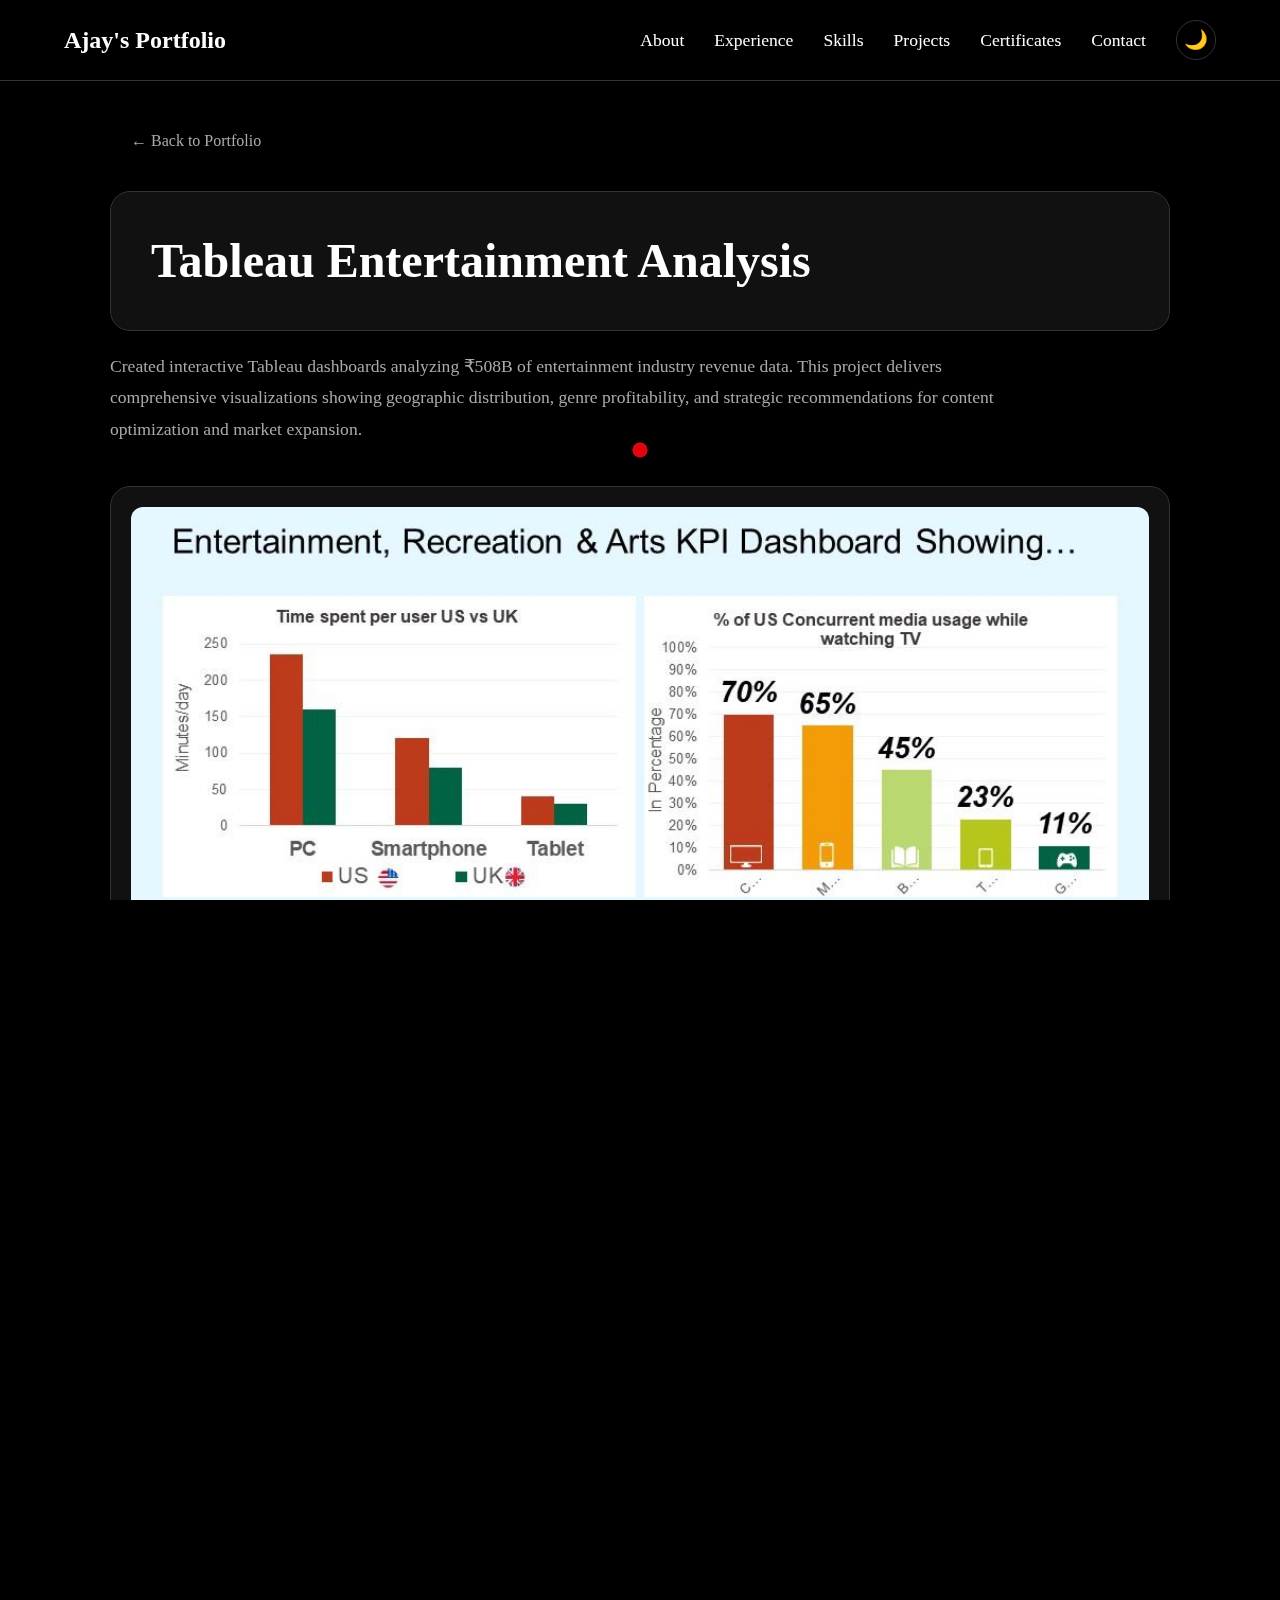
<file: project-9.html>
<!DOCTYPE html>
<html lang="en" data-theme="dark">
<head>
    <meta charset="UTF-8">
    <meta name="viewport" content="width=device-width, initial-scale=1.0">
    <title>Project: Tableau Entertainment Analysis</title>
    <link rel="icon" type="image/jpg" href="profile-photo.jpg">
    <link rel="preconnect" href="https://fonts.googleapis.com">
    <link rel="preconnect" href="https://fonts.gstatic.com" crossorigin>
    <link href="https://fonts.googleapis.com/css2?family=Poppins:wght@400;500;700&display=swap" rel="stylesheet">
    <link rel="stylesheet" href="style.css">
</head>
<body class="project-detail-page">
    <canvas id="background-animation"></canvas>

    <header>
        <div class="container">
            <div class="logo">Ajay's Portfolio</div>
            <nav>
                <ul>
                    <li><a href="index.html#about">About</a></li>
                    <li><a href="index.html#experience">Experience</a></li>
                    <li><a href="index.html#skills">Skills</a></li>
                    <li><a href="index.html#projects">Projects</a></li>
                    <li><a href="index.html#certificates">Certificates</a></li>
                    <li><a href="index.html#contact">Contact</a></li>
                </ul>
                <button id="theme-toggle-button" title="Toggle theme">
                    <span class="sun-icon">☀️</span>
                    <span class="moon-icon">🌙</span>
                </button>
            </nav>
        </div>
    </header>

    <div class="project-page-container">
        <!-- Back Button Added Here -->
        <div class="project-page-top-bar">
            <a href="index.html#projects" class="back-link">&larr; Back to Portfolio</a>
        </div>

        <div class="project-page-header">
            <h1>Tableau Entertainment Analysis</h1>
        </div>
        
        <p class="project-page-summary">
            Created interactive Tableau dashboards analyzing ₹508B of entertainment industry revenue data. This project delivers comprehensive visualizations showing geographic distribution, genre profitability, and strategic recommendations for content optimization and market expansion.
        </p>
        
        <div class="project-image-section">
            <img src="imgs/entertainment-media-analytics-kpi-dashboard.jpg" alt="Tableau Entertainment Analytics Dashboard" class="project-feature-image">
        </div>
        
        <div class="project-page-details">
            <div class="project-tech-stack">
                <h3><span class="heading-icon">⚙️</span>Technologies Used</h3>
                <div class="tech-tag-container">
                    <span class="tech-tag">Tableau Desktop</span>
                    <span class="tech-tag">Advanced Data Visualization</span>
                    <span class="tech-tag">Business Intelligence</span>
                    <span class="tech-tag">Dashboard Design</span>
                    <span class="tech-tag">ETL Processing</span>
                    <span class="tech-tag">KPI Analytics</span>
                </div>
            </div>

            <div class="project-section">
                <h2><span class="heading-icon">🎯</span>Key Outcomes</h2>
                <ul>
                    <li>Analyzed profit margins to identify high-performing content strategies.</li>
                    <li>Mapped geographic revenue to reveal untapped regional market opportunities.</li>
                    <li>Provided actionable insights on genre-based profitability for strategic planning.</li>
                    <li>Showed that winning awards correlated with a potential 25% revenue increase.</li>
                </ul>
            </div>
            
            <div class="project-actions">
                <a href="https://github.com/Ajaypalanisamy/entertainment-tableau-project" target="_blank" class="btn-github">
                    <svg xmlns="http://www.w3.org/2000/svg" viewBox="0 0 24 24"><path fill-rule="evenodd" clip-rule="evenodd" d="M12.026 2c-5.509 0-9.974 4.465-9.974 9.974 0 4.406 2.857 8.145 6.821 9.465.499.09.679-.217.679-.481 0-.237-.008-.865-.011-1.696-2.775.602-3.361-1.343-3.361-1.343-.455-1.158-1.11-1.466-1.11-1.466-.908-.62.069-.608.069-.608 1.003.07 1.531 1.03 1.531 1.03.892 1.529 2.341 1.088 2.91.832.092-.647.35-1.088.635-1.338-2.22-.251-4.555-1.111-4.555-4.942 0-1.091.39-1.984 1.03-2.682-.103-.254-.447-1.271.098-2.645 0 0 .84-.269 2.75 1.025A9.547 9.547 0 0 1 12.026 7.5c.852 0 1.718.119 2.541.349 1.91-1.294 2.748-1.025 2.748-1.025.546 1.374.202 2.391.1 2.645.64.698 1.027 1.591 1.027 2.682 0 3.841-2.337 4.687-4.565 4.935.359.307.675.915.675 1.846 0 1.338-.012 2.419-.012 2.745 0 .266.18.574.688.478A9.978 9.978 0 0 0 22 11.974C22 6.465 17.535 2 12.026 2z"></path></svg>
                    View on GitHub
                </a>
            </div>
        </div>
    </div>
    <script src="script.js"></script>
    <script src="snake-animation.js"></script>
</body>
</html>
</file>
<file: style.css>
/* General Styling */
* {
    margin: 0;
    padding: 0;
    box-sizing: border-box;
}
html {
    /* Enables smooth scrolling for all anchor links */
    scroll-behavior: smooth;
    /* Adds padding to the top of the scroll destination to offset the sticky header */
    scroll-padding-top: 80px; 
}
/* Theme variables */
:root {
    --accent-red: #E50914;
}

html[data-theme="dark"] {
    --background-color: #000000;
    --card-bg: #111111;
    --text-primary: #FFFFFF;
    --text-secondary: #AAAAAA;
    --border-color: #333333;
}

html[data-theme="light"] {
    --background-color: #f4f4f4;
    --card-bg: #ffffff;
    --text-primary: #111111;
    --text-secondary: #666666;
    --border-color: #dddddd;
}

html,
body {
    width: 100%;
    height: 100%;
    overflow-x: hidden;
}

body {
    font-family: "Book Antiqua", Palatino, "Palatino Linotype", serif;
    background-color: transparent;
    color: var(--text-primary);
    transition: background-color 0.3s ease, color 0.3s ease;
}

/* Canvas for Background Animation */
#background-animation {
    position: fixed;
    top: 0;
    left: 0;
    width: 100%;
    height: 100%;
    z-index: -1;
    background-color: var(--background-color);
    transition: background-color 0.3s ease;
}

/* Make sure all direct children of body are positioned correctly on top */
header,
main,
footer,
#scrollTopBtn,
.project-detail-page {
    position: relative;
    z-index: 2;
}

/* Main Section - Transparent Background */
main {
    background: transparent;
    min-height: calc(100vh - 80px);
}

.container {
    width: 90%;
    max-width: 1200px;
    margin: 0 auto;
}

a {
    text-decoration: none;
    color: var(--accent-red);
}

button {
    border: none;
    background: none;
    padding: 0;
    margin: 0;
    font-family: inherit;
    color: inherit;
    cursor: pointer;
}


/* Header & Navigation Styles */
header {
    padding: 20px 0;
    border-bottom: 1px solid var(--border-color);
    position: sticky;
    top: 0;
    background-color: rgba(0, 0, 0, 0.8);
    backdrop-filter: blur(10px);
    z-index: 1000;
    transition: border-color 0.3s ease, background-color 0.3s ease;
}

html[data-theme="light"] header {
    background-color: rgba(255, 255, 255, 0.8);
}


header .container {
    display: flex;
    justify-content: space-between;
    align-items: center;
}

.logo {
    font-size: 1.5rem;
    font-weight: 600;
    color: var(--text-primary);
    transition: color 0.3s ease;
}

nav {
    display: flex;
    align-items: center;
    gap: 30px;
}

nav ul {
    list-style: none;
    display: flex;
    gap: 30px;
}

nav a {
    font-size: 1.1rem;
    font-weight: 500;
    color: var(--text-primary);
    position: relative;
    padding: 8px 0;
    transition: color 0.3s ease, text-shadow 0.3s ease;
}

nav a::after {
    content: '';
    position: absolute;
    width: 0;
    height: 2px;
    bottom: -5px;
    left: 0;
    background-color: var(--accent-red);
    transition: width 0.3s ease;
}

nav a:hover {
    color: var(--accent-red);
}

nav a:hover::after {
    width: 100%;
}

/* NEW: Active link style for navbar */
nav a.active {
    color: var(--accent-red);
    text-shadow: 0 0 5px rgba(229, 9, 20, 0.7);
}

nav a.active::after {
    width: 100%;
}


/* Theme Toggle Button Styles */
#theme-toggle-button {
    background: transparent;
    border: 1px solid var(--border-color);
    border-radius: 30px;
    width: 40px;
    height: 40px;
    display: flex;
    align-items: center;
    justify-content: center;
    font-size: 1.2rem;
    transition: all 0.3s ease;
}

#theme-toggle-button:hover {
    border-color: var(--accent-red);
}

.sun-icon,
.moon-icon {
    line-height: 1;
}

html[data-theme="dark"] .sun-icon {
    display: none;
}

html[data-theme="light"] .moon-icon {
    display: none;
}

/* General component transitions */
.about-card-dark,
.skill,
.project-card-enhanced,
.certificate-card img,
.contact-left,
.contact-right input,
.contact-right textarea,
.project-detail-page,
.project-page-header,
.project-image-section,
.project-section,
.project-tech-stack,
.tech-tag {
    transition: all 0.3s ease;
}

/* Hero Section */
#hero {
    padding: 80px 0;
    min-height: 80vh;
}

.hero-container {
    display: flex;
    align-items: center;
    justify-content: center;
    gap: 60px;
}

.hero-image-wrapper {
    width: 350px;
    height: 350px;
    border-radius: 50%;
    overflow: hidden;
    transition: transform 0.4s ease, box-shadow 0.4s ease;
}

.hero-image {
    width: 100%;
    height: 100%;
    object-fit: cover;
    filter: grayscale(100%);
    transition: filter 0.4s ease, transform 0.4s ease;
}

.hero-image-wrapper:hover {
    transform: scale(1.05);
    box-shadow: 0 0 35px rgba(229, 9, 20, 0.6);
}

.hero-image-wrapper:hover .hero-image {
    filter: grayscale(0%);
}

.hero-text {
    text-align: left;
}

.hero-text .intro-text {
    font-size: 1.2rem;
    color: var(--text-secondary);
    font-weight: 500;
}

.hero-text h1 {
    font-size: 3.5rem;
    font-weight: 700;
    margin: 5px 0;
    color: var(--text-primary);
}

.hero-text h2 {
    font-size: 1.75rem;
    color: var(--text-primary);
    margin-bottom: 25px;
    font-weight: 600;
}

.hero-buttons {
    display: flex;
    gap: 15px;
    justify-content: flex-start;
}

.btn {
    padding: 12px 25px;
    border-radius: 30px;
    font-weight: 500;
    font-size: 1rem;
    transition: all 0.3s ease;
}

.btn-outline,
.btn-dark {
    border: 2px solid var(--accent-red);
    background-color: transparent;
    color: var(--accent-red);
}

.btn-outline:hover,
.btn-dark:hover {
    background-color: var(--accent-red);
    color: #FFFFFF;
}

.social-icons {
    margin-top: 20px;
    display: flex;
    gap: 15px;
    justify-content: flex-start;
}

.social-icons a {
    width: 45px;
    height: 45px;
    border-radius: 50%;
    background-color: transparent;
    border: 1px solid var(--border-color);
    display: flex;
    justify-content: center;
    align-items: center;
    transition: all 0.3s ease;
}

.social-icons a:hover {
    border-color: var(--accent-red);
}

.social-icons a:hover svg {
    fill: var(--accent-red);
}

.social-icons svg {
    width: 24px;
    height: 24px;
    fill: var(--text-primary);
    transition: fill 0.3s ease;
}

/* General Section Styling */
section {
    padding: 80px 0;
    text-align: center;
    overflow: hidden;
}

.section-subtitle {
    color: var(--text-secondary);
    font-size: 1rem;
    font-weight: 500;
}

.section-title {
    font-size: 2.5rem;
    font-weight: 700;
    margin-bottom: 60px;
    color: var(--text-primary);
}

/* About & Experience Section */
.about-card-dark {
    background-color: var(--card-bg);
    border: 1px solid var(--border-color);
    color: var(--text-primary);
    border-radius: 20px;
    padding: 30px 40px;
    max-width: 600px;
    margin: 0 auto;
    text-align: left;
}

.about-card-dark:hover {
    transform: translateY(-5px);
    border-color: var(--accent-red);
}

.about-card-dark .card-content {
    position: relative;
    min-height: 120px;
    padding-right: 100px; /* This is the new line you need to add */
}

.about-card-dark h3 {
    color: var(--text-primary);
    font-size: 1.6rem;
    font-weight: 700;
    margin-bottom: 20px;
}

.about-card-dark p {
    color: var(--text-primary);
    font-size: 1.1rem;
    margin: 0;
    font-weight: 500;
}

.about-card-dark .university {
    font-size: 1rem;
    color: var(--text-secondary);
}

.about-card-dark .dates {
    position: absolute;
    bottom: 0;
    right: 0;
    color: var(--text-secondary);
    font-size: 0.9rem;
    font-weight: 600;
}

/* Skills Section */
.skills-grid {
    display: flex;
    flex-wrap: wrap;
    justify-content: center;
    gap: 25px 30px;
    max-width: 950px;
    margin: 0 auto;
}

.skill {
    padding: 15px 35px;
    border: 1px solid var(--border-color);
    border-radius: 15px;
    font-weight: 500;
    font-size: 1.1rem;
    background-color: var(--card-bg);
    color: var(--text-primary);
}

.skill:hover {
    border-color: var(--accent-red);
    color: var(--accent-red);
    transform: translateY(-5px);
}

/* Projects Section */
.projects-enhanced-grid {
    display: grid;
    grid-template-columns: repeat(auto-fit, minmax(320px, 1fr));
    gap: 20px;
    margin-top: 40px;
}

.project-card-enhanced {
    background: var(--card-bg);
    border: 1px solid var(--border-color);
    border-radius: 20px;
    overflow: hidden;
    height: 100%;
    display: flex;
}

.project-card-enhanced:hover {
    transform: translateY(-8px);
    border-color: var(--accent-red);
}

.project-link {
    display: flex;
    flex-direction: column;
    width: 100%;
    color: inherit;
    text-decoration: none;
}

.project-image-container {
    height: 140px;
    overflow: hidden;
}

.project-thumbnail {
    width: 100%;
    height: 100%;
    object-fit: cover;
    transition: transform 0.3s ease;
}

.project-card-enhanced:hover .project-thumbnail {
    transform: scale(1.1);
}

.project-info {
    padding: 15px;
    display: flex;
    flex-direction: column;
    flex-grow: 1;
}

.project-info h3 {
    font-size: 1.3rem;
    font-weight: 700;
    margin-bottom: 10px;
    color: var(--text-primary);
}

.project-description {
    color: var(--text-secondary);
    font-size: 0.9rem;
    line-height: 1.6;
    margin-bottom: 10px;
    flex-grow: 1;
}

.project-tech {
    font-size: 0.8rem;
    color: var(--text-secondary);
    font-weight: 600;
    margin-bottom: 8px;
    padding: 5px 10px;
    background: transparent;
    border-radius: 15px;
    display: inline-block;
    border: 1px solid var(--border-color);
}

.project-outcomes {
    font-size: 0.8rem;
    color: var(--text-secondary);
    margin-bottom: 15px;
    line-height: 1.5;
}

.btn-view {
    border: 1px solid var(--accent-red);
    color: var(--accent-red);
    background: transparent;
    padding: 10px 20px;
    border-radius: 25px;
    font-weight: 600;
    font-size: 0.95rem;
    transition: all 0.3s ease;
    margin-top: auto;
}

.btn-view:hover {
    background: var(--accent-red);
    color: #FFFFFF;
}

/* Certificates Section */
.certificates-grid {
    display: grid;
    grid-template-columns: repeat(auto-fit, minmax(320px, 1fr));
    gap: 40px;
}

.certificate-card img {
    width: 100%;
    border-radius: 10px;
    border: 1px solid var(--border-color);
    margin-bottom: 15px;
    cursor: pointer;
}

.certificate-card img:hover {
    transform: scale(1.03);
    border-color: var(--accent-red);
}

.certificate-card h3 {
    font-size: 1.2rem;
    font-weight: 600;
    margin-bottom: 5px;
    color: var(--text-primary);
}

.certificate-card p {
    color: var(--text-secondary);
}

/* Contact Section */
#contact {
    padding-bottom: 100px;
}

.contact-container {
    display: flex;
    flex-wrap: wrap;
    justify-content: center;
    align-items: flex-start;
    gap: 50px;
}

.contact-left {
    flex: 1;
    min-width: 300px;
    max-width: 500px;
    text-align: left;
    background-color: var(--card-bg);
    padding: 35px;
    border-radius: 16px;
    border: 1px solid var(--border-color);
    box-shadow: 0 0 0 rgba(229, 9, 20, 0);
}

.contact-left:hover {
    border-color: var(--accent-red);
    transform: translateY(-8px);
    box-shadow: 0 0 25px rgba(229, 9, 20, 0.25);
}

.contact-left h3 {
    font-size: 2rem;
    font-weight: 700;
    margin-bottom: 20px;
    color: var(--text-primary);
}

.contact-left:hover h3 {
    color: var(--accent-red);
}

.contact-left p {
    color: var(--text-secondary);
    line-height: 1.7;
    font-size: 1rem;
}

.contact-left:hover p {
    color: var(--text-primary);
}

.contact-social-icons {
    margin-top: 25px;
    display: flex;
    gap: 20px;
}

.contact-social-icons a {
    display: flex;
    justify-content: center;
    align-items: center;
    width: 45px;
    height: 45px;
    border-radius: 50%;
    border: 1px solid var(--border-color);
}

.contact-social-icons a:hover {
    border-color: var(--accent-red);
    box-shadow: 0 0 15px rgba(229, 9, 20, 0.4);
    transform: translateY(-3px);
}

.contact-social-icons svg {
    width: 22px;
    height: 22px;
    fill: var(--text-secondary);
}

.contact-social-icons a:hover svg {
    fill: var(--accent-red);
}

.contact-right {
    flex: 1;
    min-width: 300px;
    max-width: 500px;
}

.contact-right form {
    width: 100%;
    display: flex;
    flex-direction: column;
    align-items: stretch;
    gap: 15px;
}

.contact-right input,
.contact-right textarea {
    width: 100%;
    padding: 15px 20px;
    border: 1px solid var(--border-color);
    border-radius: 12px;
    background-color: var(--card-bg);
    font-family: 'Poppins', sans-serif;
    font-size: 1rem;
    color: var(--text-primary);
    box-sizing: border-box;
}

.contact-right input:focus,
.contact-right textarea:focus {
    outline: none;
    border-color: var(--accent-red);
    box-shadow: 0 0 10px rgba(229, 9, 20, 0.4);
}

.btn-submit {
    background: transparent;
    color: var(--accent-red);
    border: 1px solid var(--accent-red);
    padding: 12px 30px;
    border-radius: 12px;
    font-weight: 600;
    font-size: 1rem;
    display: flex;
    align-items: center;
    justify-content: center;
    gap: 8px;
    width: 100%;
    box-sizing: border-box;
}

.btn-submit:hover {
    background: var(--accent-red);
    color: #FFFFFF;
    box-shadow: 0 0 20px rgba(229, 9, 20, 0.4);
    transform: translateY(-2px);
}

.btn-submit svg {
    fill: currentColor;
    transition: transform 0.3s ease;
}

.btn-submit:hover svg {
    transform: translateX(5px);
}

/* Footer & Scroll Top */
footer {
    background: transparent;
    color: var(--text-primary);
    padding: 20px 0;
    border-top: 1px solid var(--border-color);
}

.footer-container {
    width: 90%;
    max-width: 1200px;
    margin: 0 auto;
    display: flex;
    justify-content: space-between;
    align-items: center;
}

footer p {
    color: var(--text-secondary);
}

footer a span {
    color: var(--accent-red);
    transition: color 0.3s ease;
}

footer a:hover span {
    color: var(--text-primary);
}

.btn-custom-portfolio {
    border: 2px solid var(--accent-red);
    color: var(--accent-red);
    padding: 12px 25px;
    border-radius: 50px;
}

.btn-custom-portfolio:hover {
    background: var(--accent-red);
    color: #FFFFFF;
}

#scrollTopBtn {
    display: none;
    position: fixed;
    bottom: 30px;
    right: 30px;
    z-index: 99;
    border: none;
    background: var(--accent-red);
    color: var(--text-primary);
    cursor: pointer;
    padding: 12px;
    border-radius: 50%;
    width: 50px;
    height: 50px;
}

#scrollTopBtn:hover {
    transform: scale(1.1);
    box-shadow: 0 0 15px var(--accent-red);
}


/* Project Detail Page Styles */
.project-detail-page {
    background-color: var(--background-color);
}

.project-page-container {
    max-width: 1100px;
    margin: 0 auto;
    padding: 40px 20px;
    background: transparent;
}

.project-page-top-bar {
    width: 100%;
    margin-bottom: 30px;
}

.back-link {
    display: inline-flex;
    align-items: center;
    gap: 8px;
    font-size: 1rem;
    font-weight: 500;
    color: var(--text-secondary);
    padding: 10px 20px;
    border: 1px solid transparent;
    border-radius: 30px;
    transition: all 0.3s ease;
}

.back-link:hover {
    color: var(--accent-red);
    text-shadow: 0 0 8px rgba(229, 9, 20, 0.7);
    transform: translateX(-5px);
}

.project-page-header {
    background-color: var(--card-bg);
    padding: 40px;
    border-radius: 20px;
    text-align: left;
    margin-bottom: 20px;
    border: 1px solid var(--border-color);
    transition: transform 0.3s ease, box-shadow 0.3s ease, border-color 0.3s ease;
}

.project-page-header h1 {
    font-size: 3rem;
    font-weight: 700;
    color: var(--text-primary);
    line-height: 1.2;
    margin: 0;
}

.project-page-summary {
    font-size: 1.1rem;
    color: var(--text-secondary);
    line-height: 1.8;
    max-width: 900px;
    text-align: left;
    margin-bottom: 40px;
}

.project-image-section {
    background: var(--card-bg);
    border-radius: 20px;
    padding: 20px;
    margin-bottom: 40px;
    border: 1px solid var(--border-color);
    transition: transform 0.3s ease, box-shadow 0.3s ease, border-color 0.3s ease;
}

.project-feature-image,
.project-main-image {
    width: 100%;
    height: auto;
    border-radius: 12px;
    transition: transform 0.3s ease;
}

.project-page-details {
    display: grid;
    grid-template-columns: 1fr;
    gap: 30px;
}

@media (min-width: 768px) {
    .project-page-details {
        grid-template-columns: 1fr 1fr;
    }
}

.project-section,
.project-tech-stack {
    background-color: var(--card-bg);
    padding: 30px;
    border-radius: 20px;
    text-align: left;
    border: 1px solid var(--border-color);
    transition: transform 0.3s ease, box-shadow 0.3s ease, border-color 0.3s ease;
}

.project-page-header:hover,
.project-image-section:hover,
.project-section:hover,
.project-tech-stack:hover {
    transform: translateY(-8px);
    border-color: var(--accent-red);
    box-shadow: 0 10px 30px rgba(229, 9, 20, 0.2);
}

.project-image-section:hover .project-feature-image,
.project-image-section:hover .project-main-image {
    transform: scale(1.03);
}

.project-section h2,
.project-tech-stack h3 {
    font-size: 1.5rem;
    font-weight: 600;
    color: var(--text-primary);
    margin: 0 0 20px 0;
    padding-bottom: 15px;
    border-bottom: 1px solid var(--border-color);
    display: flex;
    align-items: center;
}

.heading-icon {
    margin-right: 12px;
    color: var(--accent-red);
    font-size: 1.3rem;
    line-height: 1;
}

.project-section p,
.project-section ul,
.project-section li {
    color: var(--text-secondary);
    line-height: 1.8;
    margin: 0;
    padding: 0;
}

.project-section ul {
    list-style-position: inside;
}

.project-section li {
    margin-bottom: 10px;
}

.tech-tag-container {
    display: flex;
    flex-wrap: wrap;
    gap: 10px;
}

.tech-tag {
    display: inline-block;
    background: transparent;
    border: 1px solid var(--border-color);
    color: var(--text-secondary);
    padding: 8px 15px;
    border-radius: 20px;
    font-size: 0.9rem;
    font-weight: 500;
}

.tech-tag:hover {
    color: var(--text-primary);
    border-color: var(--accent-red);
    background-color: rgba(229, 9, 20, 0.1);
}

.project-actions {
    grid-column: 1 / -1;
    text-align: center;
    margin-top: 20px;
}

.btn-github {
    display: inline-flex;
    align-items: center;
    gap: 10px;
    padding: 14px 30px;
    border-radius: 30px;
    font-weight: 600;
    font-size: 1rem;
    border: 2px solid var(--accent-red);
    color: var(--accent-red);
    background: transparent;
}

.btn-github:hover {
    background: var(--accent-red);
    color: #FFFFFF;
    box-shadow: 0 0 20px rgba(229, 9, 20, 0.4);
    transform: translateY(-3px);
}

.btn-github svg {
    width: 20px;
    height: 20px;
    fill: currentColor;
}


/* --- NEW & ENHANCED ANIMATION STYLES --- */
.animate-on-scroll {
    opacity: 0;
    /* This transition is a fallback and helps with smoothness */
    transition: opacity 0.6s ease-out, transform 0.6s ease-out;
}

.animate-on-scroll.animate {
    opacity: 1;
    transform: translate(0, 0); /* Reset transform */
}

/* Starts from 100% to the left */
@keyframes slideInFromLeft {
    from {
        opacity: 0;
        transform: translateX(-100%);
    }
    to {
        opacity: 1;
        transform: translateX(0);
    }
}

/* Starts from 100% to the right */
@keyframes slideInFromRight {
    from {
        opacity: 0;
        transform: translateX(100%);
    }
    to {
        opacity: 1;
        transform: translateX(0);
    }
}

/* Starts from 100% above */
@keyframes slideInFromTop {
    from {
        opacity: 0;
        transform: translateY(-100%);
    }
    to {
        opacity: 1;
        transform: translateY(0);
    }
}

/* Starts from 100% below */
@keyframes slideInFromBottom {
    from {
        opacity: 0;
        transform: translateY(100%);
    }
    to {
        opacity: 1;
        transform: translateY(0);
    }
}

/* Assigning keyframes to animation classes */
.slide-in-from-left.animate {
    animation: slideInFromLeft 0.8s cubic-bezier(0.25, 0.46, 0.45, 0.94) forwards;
}

.slide-in-from-right.animate {
    animation: slideInFromRight 0.8s cubic-bezier(0.25, 0.46, 0.45, 0.94) forwards;
}

.slide-in-from-top.animate {
    animation: slideInFromTop 0.7s ease-out forwards;
}

.slide-in-from-bottom.animate {
    animation: slideInFromBottom 0.7s ease-out forwards;
}
</file>
